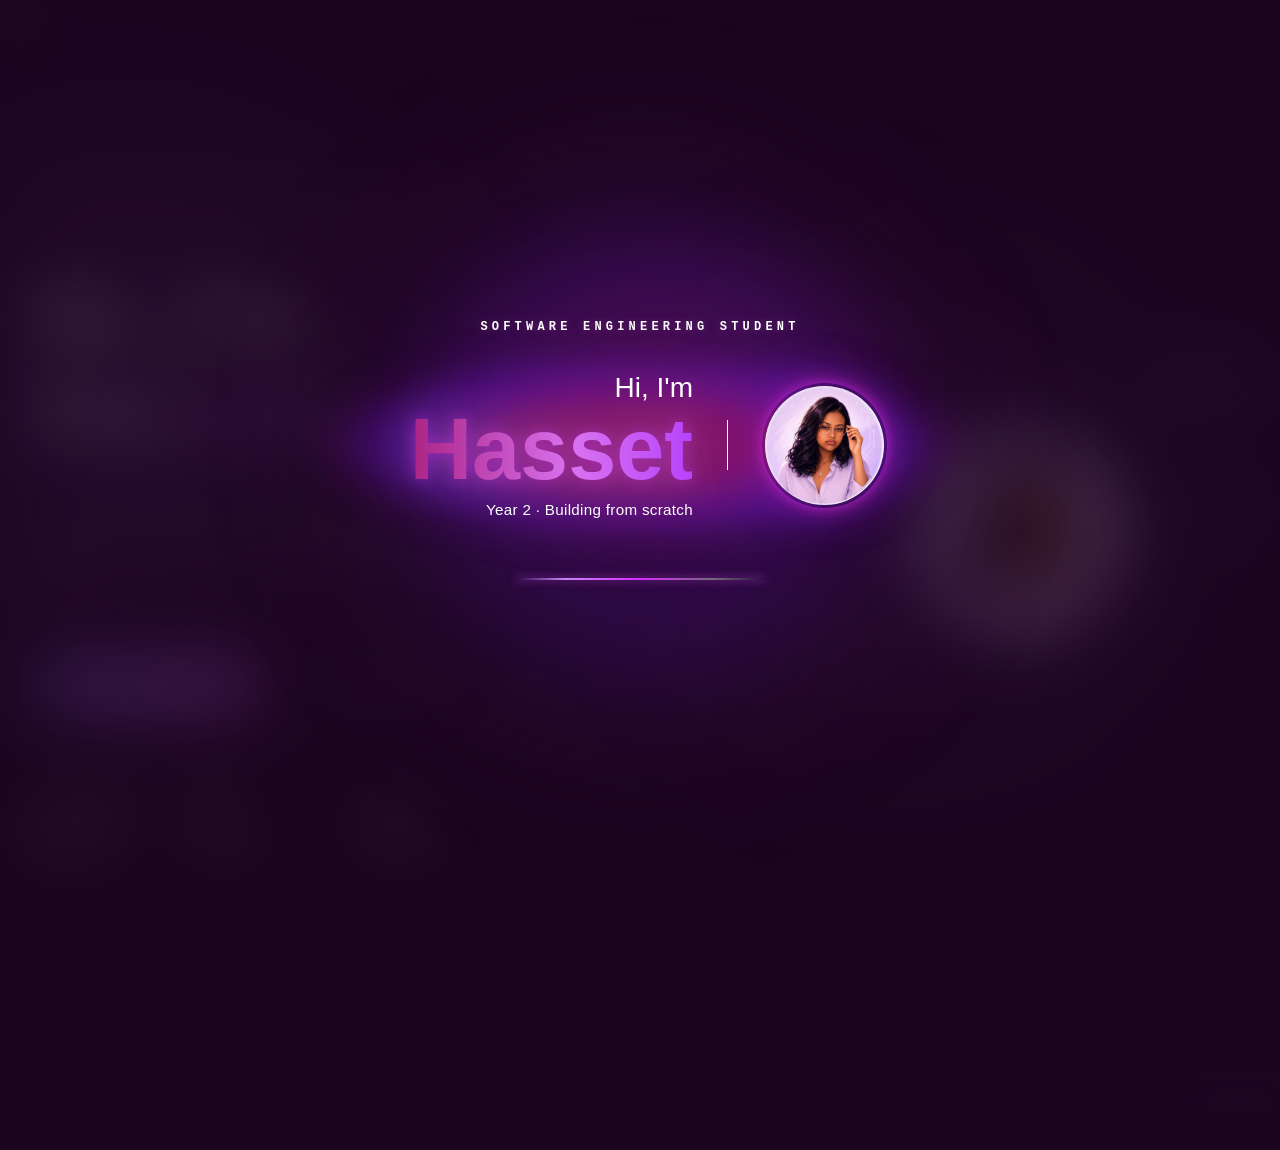
<file: index.html>
<!DOCTYPE html>
<html lang="en">

<head>
    <meta charset="UTF-8">
    <meta name="viewport" content="width=device-width, initial-scale=1.0">

    <title>Hasset | Software Engineering Student</title>

    <!-- Global Styles -->
    <link rel="stylesheet" href="css/global.css">

    <link rel="stylesheet" href="css/home.css">
    <link rel="stylesheet" href="css/intro.css">
</head>

<body>

    <!-- Home Page -->
    <main class="home" id="home">

        <!-- Background Glows -->

        <div class="bg-glow glow-left"></div>
        <div class="bg-glow glow-right"></div>

        <!-- Stars -->

        <div class="stars">

            <span></span><span></span><span></span><span></span><span></span>
            <span></span><span></span><span></span><span></span><span></span>
            <span></span><span></span><span></span><span></span><span></span>
            <span></span><span></span><span></span><span></span><span></span>

        </div>


        <!-- HEADER -->

        <header>

            <div class="logo">
                HA
            </div>

            <nav id="navbar">

                <ul>

                    <li><a href="index.html">Home</a></li>

                    <li><a href="pages/about.html">About</a></li>

                    <li><a href="pages/skills.html">Skills</a></li>

                    <li><a href="pages/projects.html">Projects</a></li>

                    <li><a href="pages/journey.html">Journey</a></li>

                    <li><a href="pages/contact.html">Contact</a></li>

                </ul>

            </nav>

            <div class="menu-toggle" id="menuToggle">

                <span></span>
                <span></span>
                <span></span>

            </div>

        </header>



        <!-- HERO -->

        <section class="hero">

            <!-- LEFT -->

            <div class="hero-text">

                <div class="badge">

                    <div class="badge-dot"></div>

                    <p>2nd Year • Software Engineering Student</p>

                </div>

                <h1>

                    Hi, I'm

                    <br>

                    <span class="name">

                        Hasset

                    </span>

                </h1>

                <p class="description">

                    I write code, break things, fix them, and learn something
                    new every single day. Currently in my second year,
                    building foundations that will last.

                </p>


                <div class="buttons">

                    <a href="pages/projects.html" class="project-btn" target="_blank">

                        View My Projects

                    </a>

                    <a href="pages/contact.html" class="connect-btn" target="_blank">

                        Let's Connect

                    </a>

                </div>


                <div class="stats">

                    <div>

                        <h2>2 <sup>nd</sup></h2>

                        <p>Year Student</p>

                    </div>

                    <div>

                        <h2>9</h2>

                        <p>Technologies</p>

                    </div>

                    <div>

                        <h2>4+</h2>

                        <p>Projects Built</p>

                    </div>

                </div>

            </div>


            <!-- RIGHT -->

            <div class="hero-image">

                <div class="orbit orbit1"></div>

                <div class="orbit orbit2"></div>

                <div class="orbit orbit3"></div>


                <img src="images/profile/pp.png" alt="Hasset">


                <div class="floating learning">

                    &lt;/learning&gt;

                </div>

                <div class="floating code">

                    &lt;/&gt;

                </div>

            </div>

        </section>


        <!-- FOOTER -->

        <footer class="footer">

            <div class="footer-container">

                <div class="footer-left">

                    <p>

                        © 2026 Hasset Adugna · Built with curiosity and late-night coffee ✨

                    </p>

                </div>


                <div class="footer-right">

                    <div class="coffee">

                        <div class="steam steam1"></div>
                        <div class="steam steam2"></div>
                        <div class="steam steam3"></div>

                        <div class="cup">

                            <i class="fa-solid fa-code"></i>

                        </div>

                        <div class="handle"></div>

                        <div class="plate"></div>

                        <span class="sparkle s1">✦</span>
                        <span class="sparkle s2">✦</span>
                        <span class="sparkle s3">✦</span>

                    </div>

                </div>

            </div>

        </footer>

    </main>

    <!-- INTRO -->

    <section class="intro" id="intro">
        <div class="intro-content">

            <!-- Top Label -->
            <p class="intro-label">
                SOFTWARE ENGINEERING STUDENT
            </p>

            <!-- Main Intro Content -->
            <div class="intro-main">

                <!-- Text Content -->
                <div class="intro-text">

                    <p class="intro-greeting">
                        Hi, I'm
                    </p>

                    <h1 class="intro-name">
                        Hasset
                    </h1>

                    <p class="intro-subtitle">
                        Year 2 · Building from scratch
                    </p>

                </div>

                <!-- Vertical Divider -->
                <div class="intro-divider"></div>

                <!-- Profile Image -->
                <div class="intro-image-container">

                    <img src="images/profile/pp.png" alt="Hasset" class="intro-image">

                </div>

            </div>


            <!-- Line -->
            <div class="intro-line"></div>

        </div>
    </section>


    <!-- JavaScript -->
    <script src="js/intro.js"></script>
    <script src="js/script.js"></script>

</body>

</html>
</file>
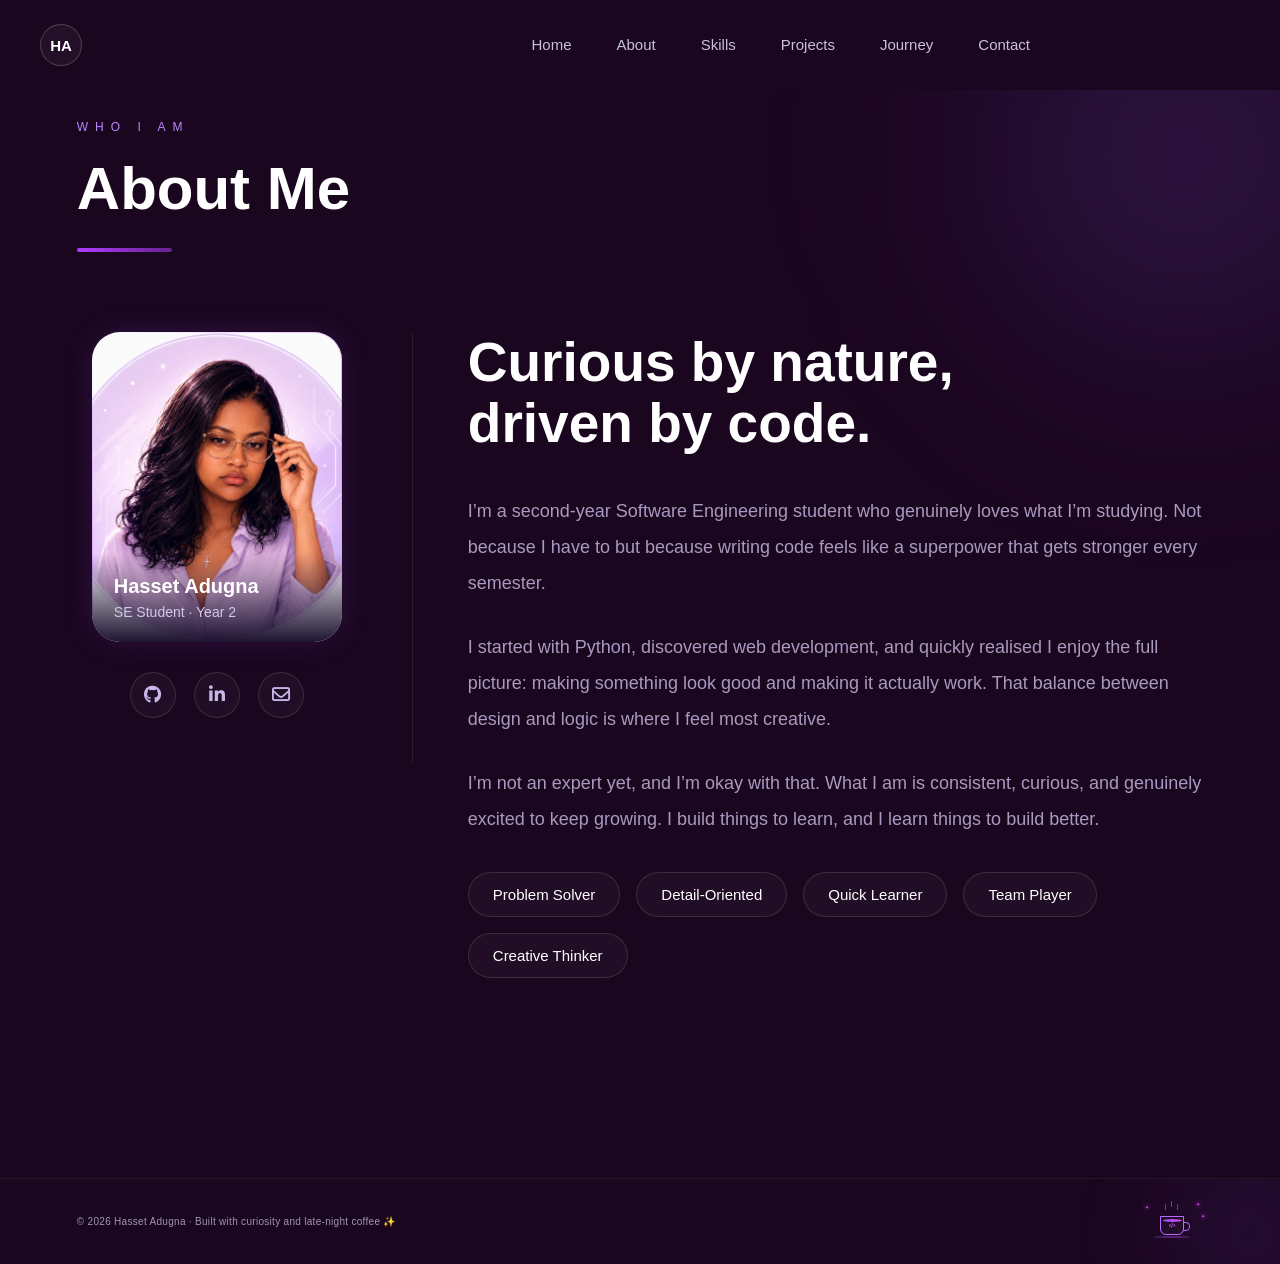
<file: pages/about.html>
<!DOCTYPE html>
<html lang="en">

<head>
    <meta charset="UTF-8">
    <meta name="viewport" content="width=device-width, initial-scale=1.0">
    <title>About Hasset</title>
    <link rel="stylesheet" href="../css/global.css">
    <link rel="stylesheet" href="../css/about.css">
    <link rel="stylesheet" href="https://cdnjs.cloudflare.com/ajax/libs/font-awesome/6.5.2/css/all.min.css">
</head>

<body>

    <header>

        <div class="logo">
            HA
        </div>

        <nav id="navbar">

            <ul>

                <li><a href="../index.html">Home</a></li>

                <li><a href="about.html">About</a></li>

                <li><a href="skills.html">Skills</a></li>

                <li><a href="projects.html">Projects</a></li>

                <li><a href="journey.html">Journey</a></li>

                <li><a href="contact.html">Contact</a></li>

            </ul>

        </nav>

        <div class="menu-toggle" id="menuToggle">

            <span></span>
            <span></span>
            <span></span>

        </div>

    </header>

    <!-- About Content -->

    <section class="about-section" id="about">

        <!-- Background Glow -->
        <div class="about-glow"></div>

        <div class="about-container">

            <!-- SECTION TITLE -->

            <div class="section-title">

                <span class="small-title">
                    WHO I AM
                </span>

                <h2>
                    About Me
                </h2>

                <div class="title-line"></div>

            </div>


            <!-- CONTENT -->

            <div class="about-content">

                <!-- LEFT SIDE -->

                <div class="about-left">

                    <div class="profile-card">

                        <img src="../images/profile/pp.png" alt="Hasset">

                        <div class="card-overlay">

                            <h3>
                                Hasset Adugna
                            </h3>

                            <p>
                                SE Student · Year 2
                            </p>

                        </div>

                    </div>


                    <!-- SOCIALS -->

                    <div class="socials">

                        <a href="//github.com/Hassetam" target="_blank">
                            <i class="fa-brands fa-github"></i>
                        </a>

                        <a href="https://www.linkedin.com/in/hasset-maemer-909b4a376/" target="_blank">
                            <i class="fa-brands fa-linkedin-in"></i>
                        </a>

                         <a href="https://mail.google.com/mail/?view=cm&fs=1&to=adugnahasset@gmail.com" target="_blank">
                            <i class="fa-regular fa-envelope"></i>
                        </a>

                    </div>

                </div>


                <!-- DIVIDER -->

                <div class="divider"></div>


                <!-- RIGHT SIDE -->

                <div class="about-right">

                    <h3>

                        Curious by nature,
                        <br>
                        driven by code.

                    </h3>

                    <p>

                        I’m a second-year Software Engineering student who genuinely
                        loves what I’m studying. Not because I have to but
                        because writing code feels like a superpower that gets
                        stronger every semester.

                    </p>

                    <p>

                        I started with Python, discovered web development,
                        and quickly realised I enjoy the full picture:
                        making something look good and making it actually work.
                        That balance between design and logic is where I feel
                        most creative.

                    </p>

                    <p>

                        I’m not an expert yet, and I’m okay with that.
                        What I am is consistent, curious, and genuinely excited
                        to keep growing. I build things to learn,
                        and I learn things to build better.

                    </p>


                    <!-- TAGS -->

                    <div class="qualities">

                        <span>Problem Solver</span>

                        <span>Detail-Oriented</span>

                        <span>Quick Learner</span>

                        <span>Team Player</span>

                        <span>Creative Thinker</span>

                    </div>

                </div>

            </div>

        </div>

    </section>
    <footer class="footer">

        <div class="footer-container">

            <div class="footer-left">

                <p>

                    © 2026 Hasset Adugna · Built with curiosity and late-night coffee ✨

                </p>

            </div>


            <div class="footer-right">

                <div class="coffee">

                    <div class="steam steam1"></div>
                    <div class="steam steam2"></div>
                    <div class="steam steam3"></div>

                    <div class="cup">

                        <i class="fa-solid fa-code"></i>

                    </div>

                    <div class="handle"></div>

                    <div class="plate"></div>

                    <span class="sparkle s1">✦</span>
                    <span class="sparkle s2">✦</span>
                    <span class="sparkle s3">✦</span>

                </div>

            </div>

        </div>

    </footer>

    <script src="../js/script.js"></script>
</body>

</html>
</file>
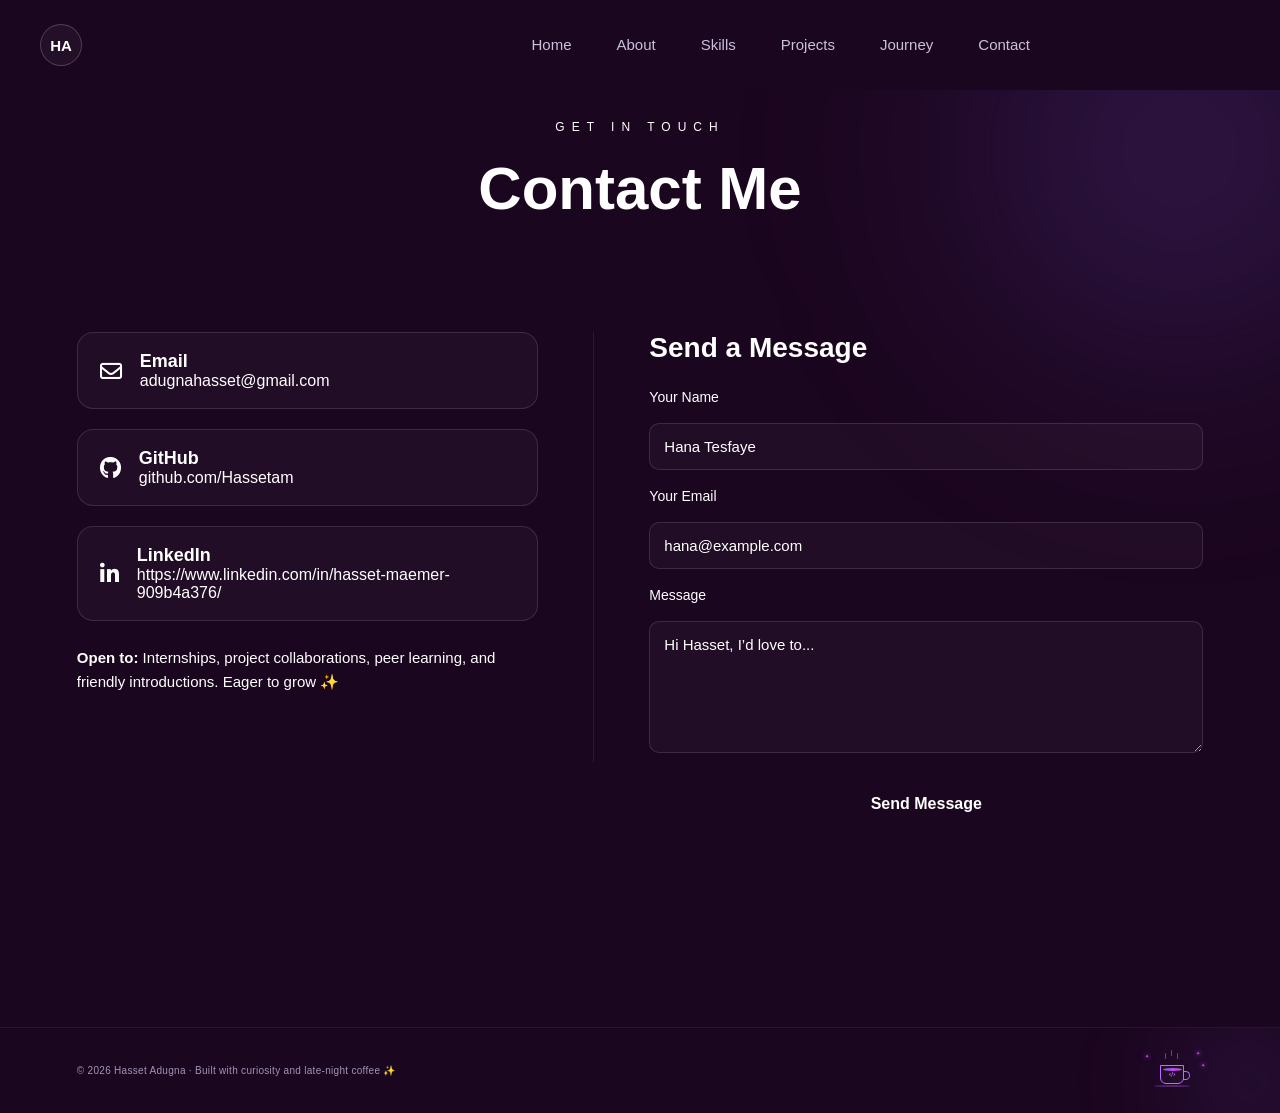
<file: pages/contact.html>
<!DOCTYPE html>
<html lang="en">

<head>
  <meta charset="UTF-8">
  <meta name="viewport" content="width=device-width, initial-scale=1.0">
  <title>Contact - Hasset</title>
  <link rel="stylesheet" href="../css/global.css">
  <link rel="stylesheet" href="../css/contact.css">
  <link rel="stylesheet" href="https://cdnjs.cloudflare.com/ajax/libs/font-awesome/6.5.2/css/all.min.css">
</head>

<body>

  <header>

    <div class="logo">
      HA
    </div>

    <nav id="navbar">

      <ul>

        <li><a href="../index.html">Home</a></li>

        <li><a href="about.html">About</a></li>

        <li><a href="skills.html">Skills</a></li>

        <li><a href="projects.html">Projects</a></li>

        <li><a href="journey.html">Journey</a></li>

        <li><a href="contact.html">Contact</a></li>

      </ul>

    </nav>

    <div class="menu-toggle" id="menuToggle">

      <span></span>
      <span></span>
      <span></span>

    </div>

  </header>

  <!--=========================================
                CONTACT SECTION
==========================================-->
  <section class="contact-section" id="contact">

    <!-- Background Glow -->
    <div class="contact-glow"></div>

    <div class="contact-container">

      <!-- Section Title -->
      <div class="section-title">
        <span class="small-title">GET IN TOUCH</span>
        <h2>Contact Me</h2>
        <div class="title-line"></div>
      </div>

      <div class="contact-content">

        <!-- Left Side: Contact Info -->
        <div class="contact-left">
          <div class="contact-card">
            <i class="fa-regular fa-envelope"></i>
            <div>
              <h3>Email</h3>
              <a href="https://mail.google.com/mail/?view=cm&fs=1&to=adugnahasset@gmail.com" target="_blank">
                adugnahasset@gmail.com
              </a>
            </div>
          </div>

          <div class="contact-card">
            <i class="fa-brands fa-github"></i>
            <div>
              <h3>GitHub</h3>
              <a href="//github.com/Hassetam" target="_blank">github.com/Hassetam</a>
            </div>
          </div>

          <div class="contact-card">
            <i class="fa-brands fa-linkedin-in"></i>
            <div>
              <h3>LinkedIn</h3>
              <a
                href="https://www.linkedin.com/in/hasset-maemer-909b4a376/" target="_blank">https://www.linkedin.com/in/hasset-maemer-909b4a376/</a>
            </div>
          </div>

          <p class="open-to">
            <strong>Open to:</strong> Internships, project collaborations, peer learning, and friendly introductions.
            Eager to grow ✨
          </p>
        </div>

        <!-- Divider -->
        <div class="divider"></div>

        <!-- Right Side: Contact Form -->
        <div class="contact-right">
          <h3>Send a Message</h3>
          <form>
            <label for="name">Your Name</label>
            <input type="text" id="name" placeholder="Hana Tesfaye">

            <label for="email">Your Email</label>
            <input type="email" id="email" placeholder="hana@example.com">

            <label for="message">Message</label>
            <textarea id="message" rows="6" placeholder="Hi Hasset, I’d love to..."></textarea>

            <button type="submit">Send Message</button>
          </form>
        </div>

      </div>
    </div>
  </section>

  <footer class="footer">

    <div class="footer-container">

      <div class="footer-left">

        <p>

          © 2026 Hasset Adugna · Built with curiosity and late-night coffee ✨

        </p>

      </div>


      <div class="footer-right">

        <div class="coffee">

          <div class="steam steam1"></div>
          <div class="steam steam2"></div>
          <div class="steam steam3"></div>

          <div class="cup">

            <i class="fa-solid fa-code"></i>

          </div>

          <div class="handle"></div>

          <div class="plate"></div>

          <span class="sparkle s1">✦</span>
          <span class="sparkle s2">✦</span>
          <span class="sparkle s3">✦</span>

        </div>

      </div>

    </div>

  </footer>

  <script src="../js/script.js"></script>


</body>

</html>
</file>
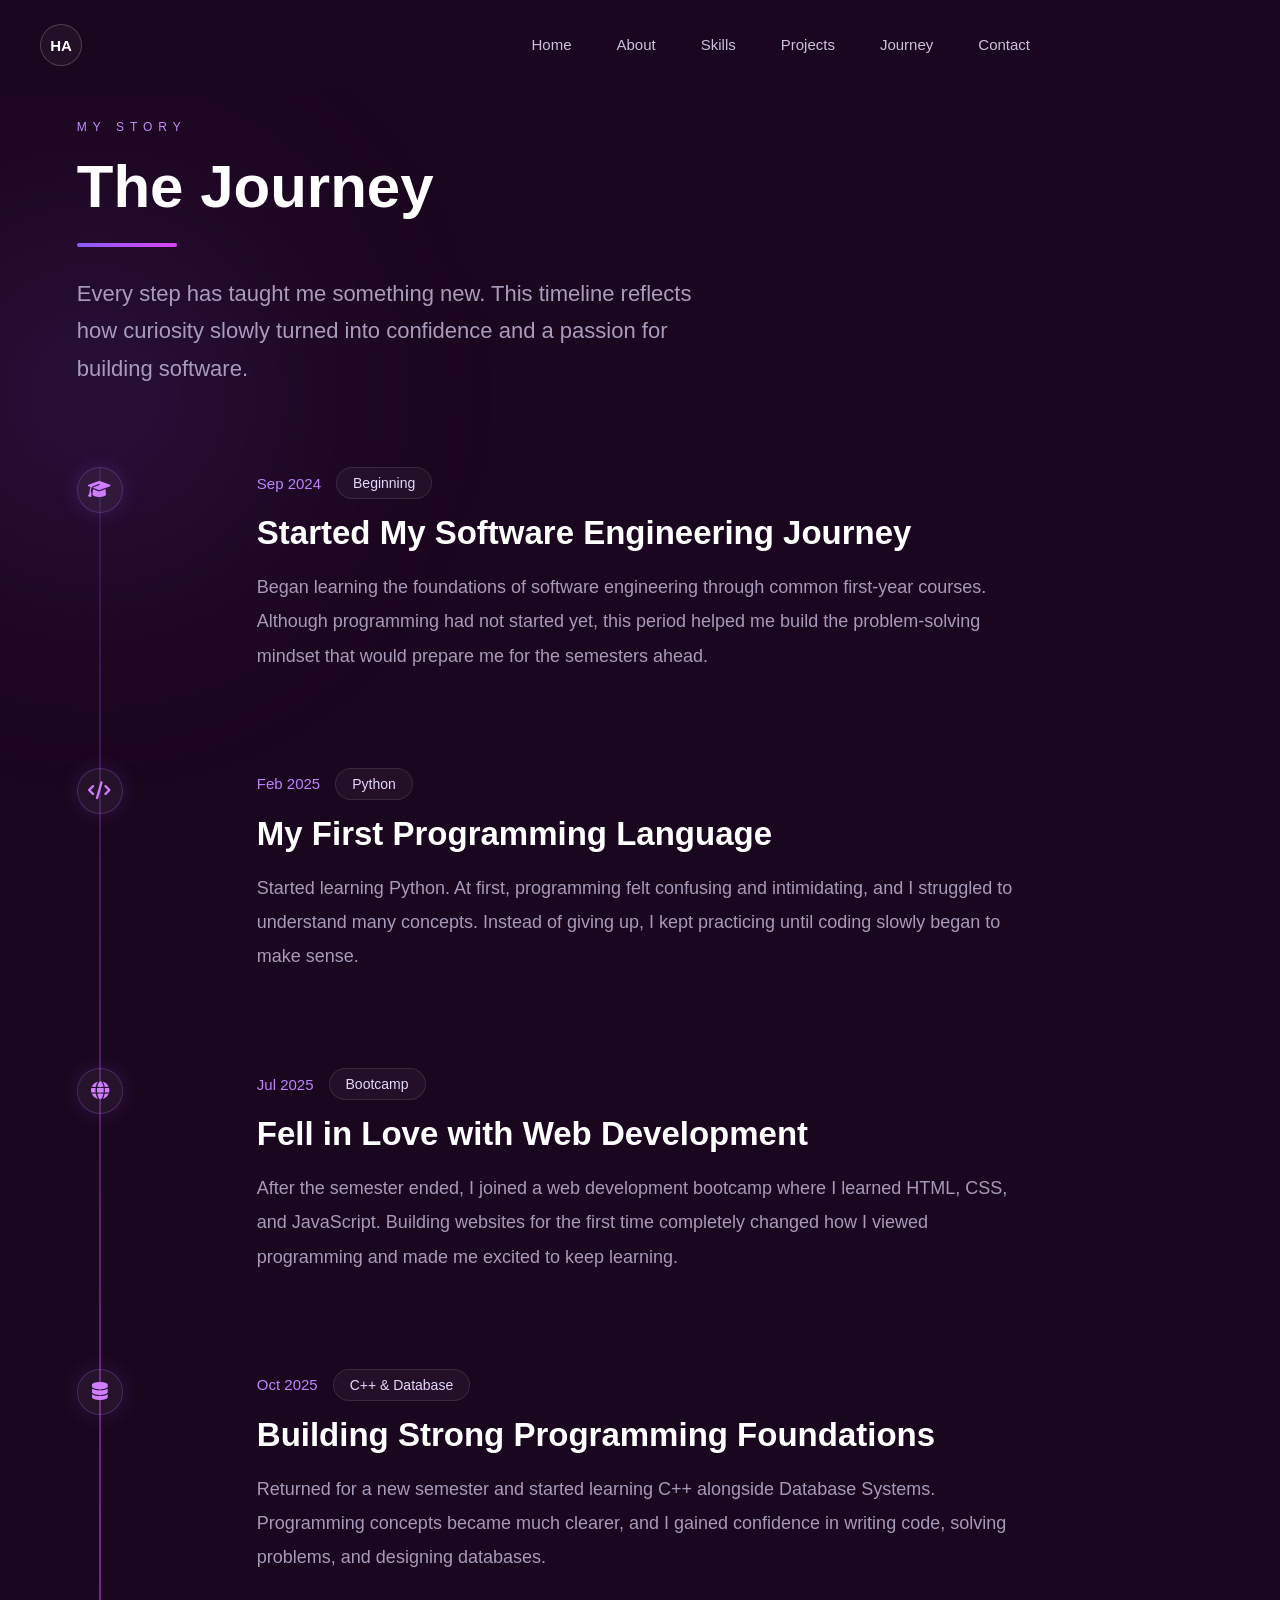
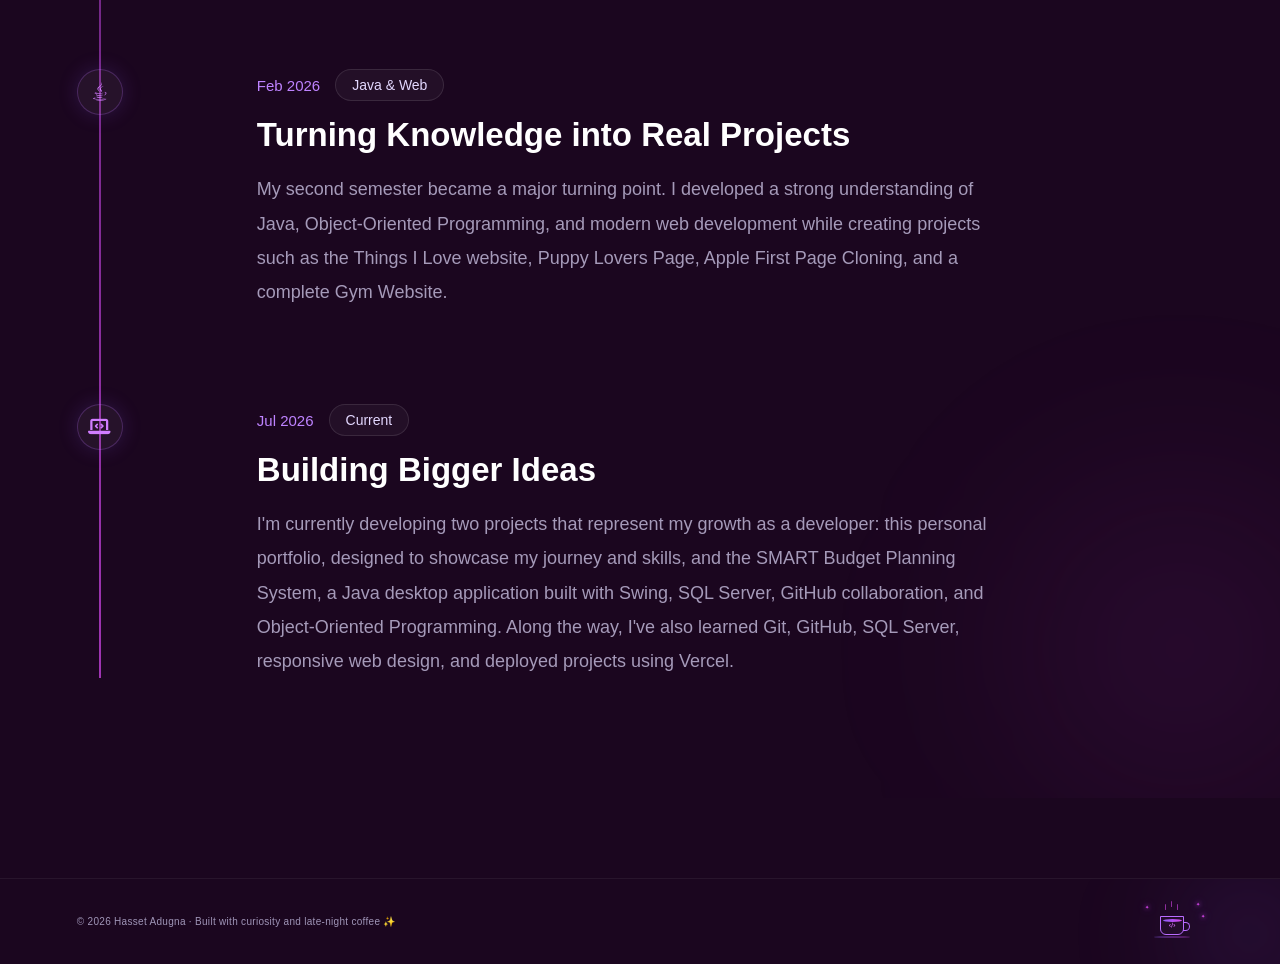
<file: pages/journey.html>
<!DOCTYPE html>
<html lang="en">

<head>
    <meta charset="UTF-8">
    <meta name="viewport" content="width=device-width, initial-scale=1.0">
    <title>Journey - Hasset</title>
    
    <link rel="stylesheet" href="../css/global.css">
    <link rel="stylesheet" href="../css/journey.css">
    <link rel="stylesheet" href="https://cdnjs.cloudflare.com/ajax/libs/font-awesome/6.5.2/css/all.min.css">
</head>

<body>

    <!-- Header -->

    <header>

        <div class="logo">
            HA
        </div>

        <nav id="navbar">

            <ul>

                <li><a href="../index.html">Home</a></li>

                <li><a href="about.html">About</a></li>

                <li><a href="skills.html">Skills</a></li>

                <li><a href="projects.html">Projects</a></li>

                <li><a href="journey.html">Journey</a></li>

                <li><a href="contact.html">Contact</a></li>

            </ul>

        </nav>

        <div class="menu-toggle" id="menuToggle">

            <span></span>
            <span></span>
            <span></span>

        </div>

    </header>


    <!-- Journey Section -->

    <section class="journey-section" id="journey">

        <div class="journey-container">

            <!-- Section Title -->

            <div class="journey-title">

                <span>MY STORY</span>

                <h2>The Journey</h2>

                <div class="title-line"></div>

                <p>
                    Every step has taught me something new. This timeline reflects
                    how curiosity slowly turned into confidence and a passion for
                    building software.
                </p>

            </div>


            <!-- Timeline -->

            <div class="timeline">

                <!-- Vertical Line -->

                <div class="timeline-line"></div>


                <!-- Item 1 -->

                <article class="journey-item">

                    <div class="timeline-icon">

                        <i class="fa-solid fa-graduation-cap"></i>

                    </div>

                    <div class="journey-content">

                        <div class="journey-meta">

                            <span class="date">
                                Sep 2024
                            </span>

                            <span class="tag">
                                Beginning
                            </span>

                        </div>

                        <h3>

                            Started My Software Engineering Journey

                        </h3>

                        <p>

                            Began learning the foundations of software engineering
                            through common first-year courses. Although programming
                            had not started yet, this period helped me build the
                            problem-solving mindset that would prepare me for the
                            semesters ahead.

                        </p>

                    </div>

                </article>


                <!-- Item 2 -->

                <article class="journey-item">

                    <div class="timeline-icon">

                        <i class="fa-solid fa-code"></i>

                    </div>

                    <div class="journey-content">

                        <div class="journey-meta">

                            <span class="date">
                                Feb 2025
                            </span>

                            <span class="tag">
                                Python
                            </span>

                        </div>

                        <h3>

                            My First Programming Language

                        </h3>

                        <p>

                            Started learning Python. At first, programming felt
                            confusing and intimidating, and I struggled to
                            understand many concepts. Instead of giving up, I kept
                            practicing until coding slowly began to make sense.

                        </p>

                    </div>

                </article>


                <!-- Item 3 -->

                <article class="journey-item">

                    <div class="timeline-icon">

                        <i class="fa-solid fa-globe"></i>

                    </div>

                    <div class="journey-content">

                        <div class="journey-meta">

                            <span class="date">
                                Jul 2025
                            </span>

                            <span class="tag">
                                Bootcamp
                            </span>

                        </div>

                        <h3>

                            Fell in Love with Web Development

                        </h3>

                        <p>

                            After the semester ended, I joined a web development
                            bootcamp where I learned HTML, CSS, and JavaScript.
                            Building websites for the first time completely changed
                            how I viewed programming and made me excited to keep
                            learning.

                        </p>

                    </div>

                </article>


                <!-- Item 4 -->

                <article class="journey-item">

                    <div class="timeline-icon">

                        <i class="fa-solid fa-database"></i>

                    </div>

                    <div class="journey-content">

                        <div class="journey-meta">

                            <span class="date">
                                Oct 2025
                            </span>

                            <span class="tag">
                                C++ & Database
                            </span>

                        </div>

                        <h3>

                            Building Strong Programming Foundations

                        </h3>

                        <p>

                            Returned for a new semester and started learning C++
                            alongside Database Systems. Programming concepts became
                            much clearer, and I gained confidence in writing code,
                            solving problems, and designing databases.

                        </p>

                    </div>

                </article>


                <!-- Item 5 -->

                <article class="journey-item">

                    <div class="timeline-icon">

                        <i class="fa-brands fa-java"></i>

                    </div>

                    <div class="journey-content">

                        <div class="journey-meta">

                            <span class="date">
                                Feb 2026
                            </span>

                            <span class="tag">
                                Java & Web
                            </span>

                        </div>

                        <h3>

                            Turning Knowledge into Real Projects

                        </h3>

                        <p>

                            My second semester became a major turning point. I
                            developed a strong understanding of Java,
                            Object-Oriented Programming, and modern web development
                            while creating projects such as the Things I Love
                            website, Puppy Lovers Page, Apple First Page Cloning,
                            and a complete Gym Website.

                        </p>

                    </div>

                </article>


                <!-- Item 6 -->

                <article class="journey-item">

                    <div class="timeline-icon">

                        <i class="fa-solid fa-laptop-code"></i>

                    </div>

                    <div class="journey-content">

                        <div class="journey-meta">

                            <span class="date">
                                Jul 2026
                            </span>

                            <span class="tag">
                                Current
                            </span>

                        </div>

                        <h3>

                            Building Bigger Ideas

                        </h3>

                        <p>

                            I'm currently developing two projects that represent my
                            growth as a developer: this personal portfolio, designed
                            to showcase my journey and skills, and the SMART Budget
                            Planning System, a Java desktop application built with
                            Swing, SQL Server, GitHub collaboration, and
                            Object-Oriented Programming. Along the way, I've also
                            learned Git, GitHub, SQL Server, responsive web design,
                            and deployed projects using Vercel.

                        </p>

                    </div>

                </article>

            </div>

        </div>

    </section>


    <!-- Footer -->

    <footer class="footer">

        <div class="footer-container">

            <div class="footer-left">

                <p>

                    © 2026 Hasset Adugna · Built with curiosity and late-night coffee ✨

                </p>

            </div>

            <div class="footer-right">

                <div class="coffee">

                    <div class="steam steam1"></div>
                    <div class="steam steam2"></div>
                    <div class="steam steam3"></div>

                    <div class="cup">

                        <i class="fa-solid fa-code"></i>

                    </div>

                    <div class="handle"></div>

                    <div class="plate"></div>

                    <span class="sparkle s1">✦</span>
                    <span class="sparkle s2">✦</span>
                    <span class="sparkle s3">✦</span>

                </div>

            </div>

        </div>

    </footer>

    <script src="../js/script.js"></script>

</body>

</html>
</file>
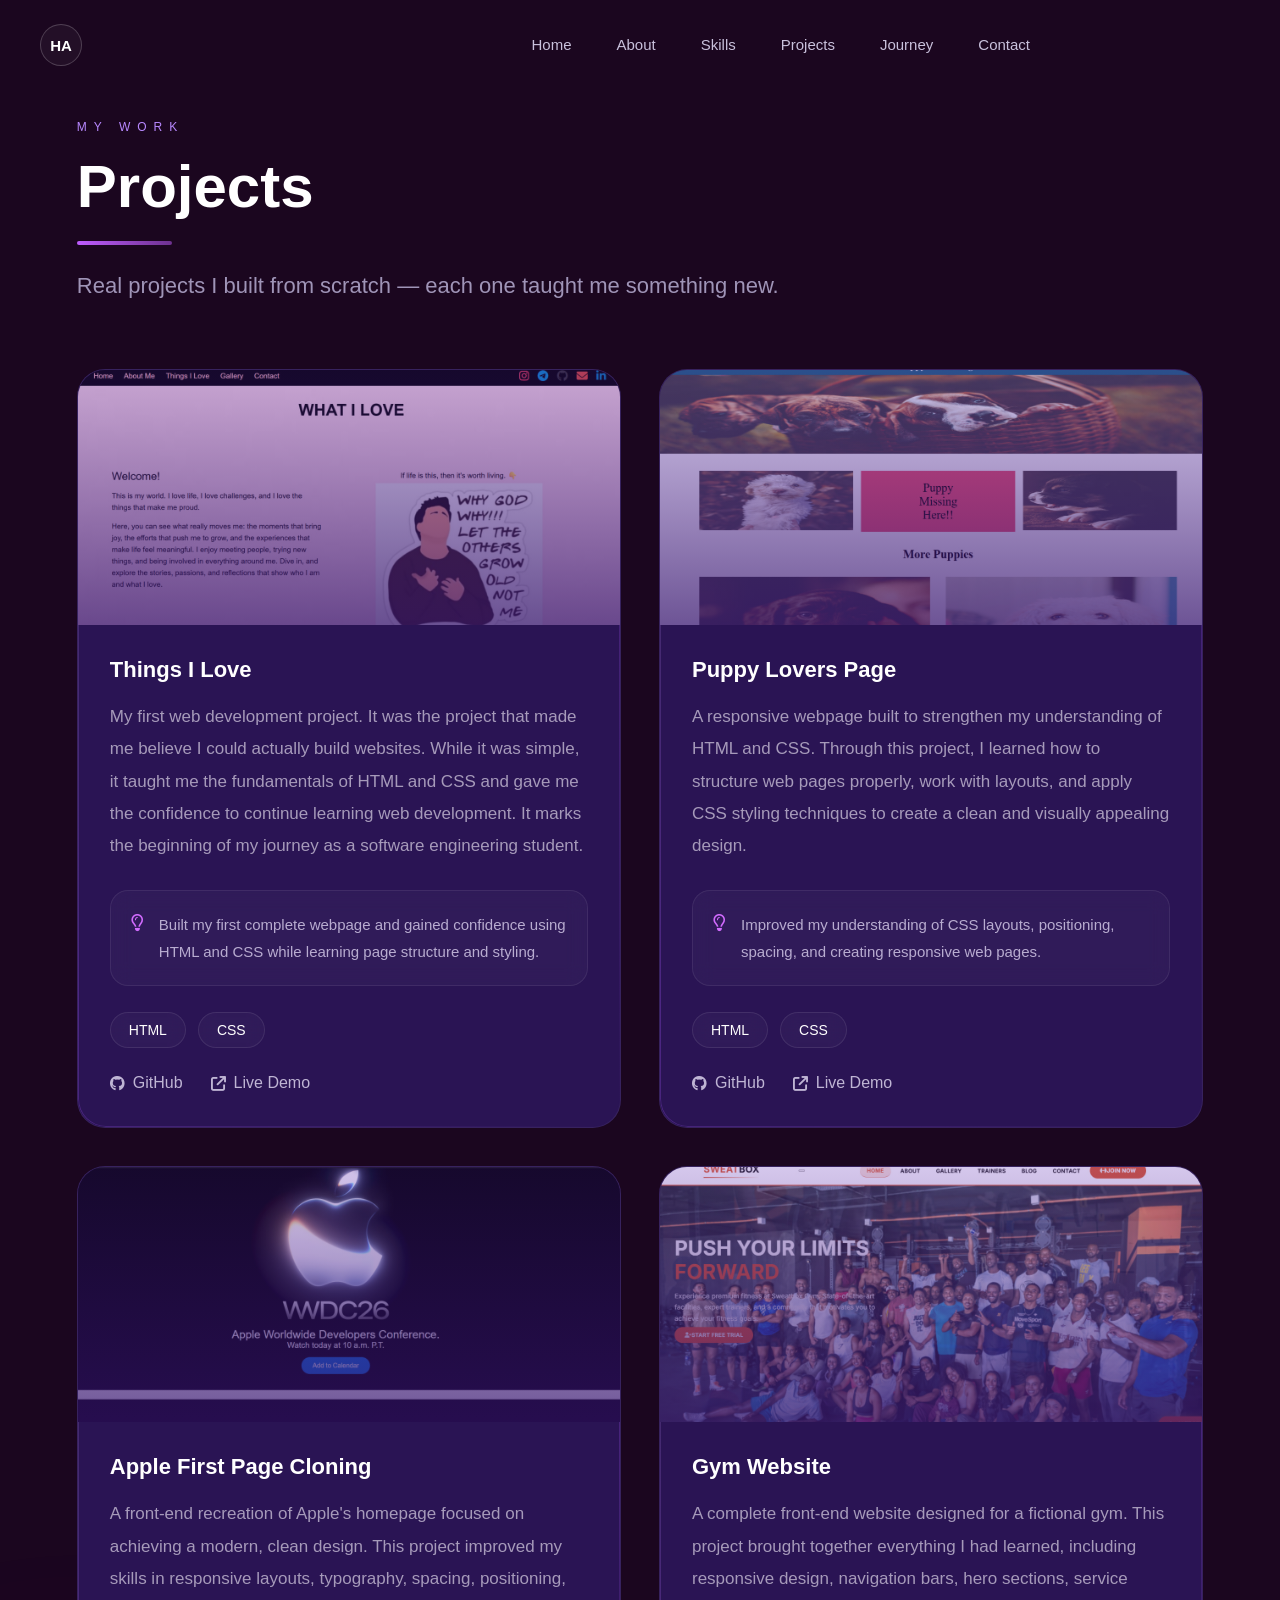
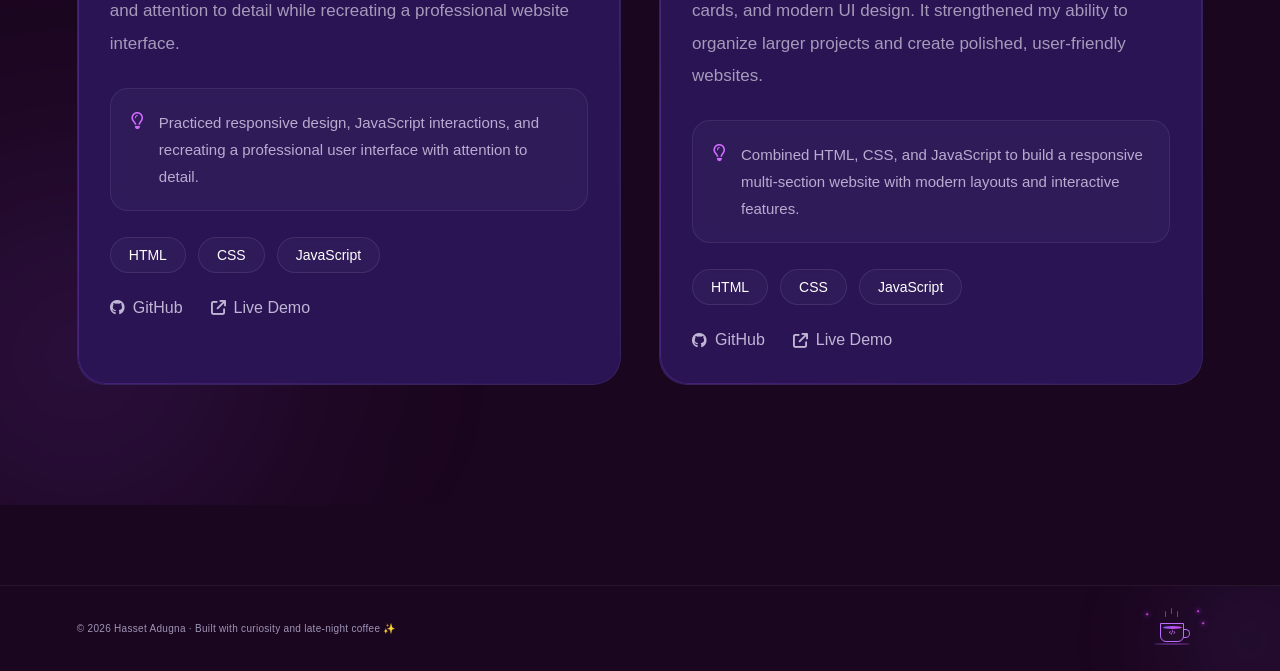
<file: pages/projects.html>
<!DOCTYPE html>
<html lang="en">
<head>
  <meta charset="UTF-8">
  <meta name="viewport" content="width=device-width, initial-scale=1.0">
  <title>Projects - Hasset</title>

  <link rel="stylesheet" href="../css/global.css">
  <link rel="stylesheet" href="../css/projects.css">
  <link rel="stylesheet" href="https://cdnjs.cloudflare.com/ajax/libs/font-awesome/6.5.2/css/all.min.css">
</head>
<body>

<header>

        <div class="logo">
            HA
        </div>

        <nav id="navbar">

            <ul>

                <li><a href="../index.html">Home</a></li>

                <li><a href="about.html">About</a></li>

                <li><a href="skills.html">Skills</a></li>

                <li><a href="projects.html">Projects</a></li>

                <li><a href="journey.html">Journey</a></li>

                <li><a href="contact.html">Contact</a></li>

            </ul>

        </nav>

        <div class="menu-toggle" id="menuToggle">

            <span></span>
            <span></span>
            <span></span>

        </div>

    </header>

<section class="projects-section" id="projects">

    <div class="projects-container">

        <div class="projects-title">

            <span>MY WORK</span>

            <h2>Projects</h2>

            <div class="title-line"></div>

            <p>
                Real projects I built from scratch — each one taught me something new.
            </p>

        </div>

        <div class="project-grid">

            <!-- ================= CARD 1 ================= -->

            <article class="project-card">

                <div class="project-image">
                    <img src="../images/projects/photo_2026-07-27_14-15-38.jpg" alt="Things I Love">
                </div>

                <div class="project-content">

                    <h3>Things I Love</h3>

                    <p>
                        My first web development project. It was the project that made me believe I could actually build websites. While it was simple, it taught me the fundamentals of HTML and CSS and gave me the confidence to continue learning web development. It marks the beginning of my journey as a software engineering student.
                    </p>

                    <div class="project-note">

                        <i class="fa-regular fa-lightbulb"></i>

                        <span>
                            Built my first complete webpage and gained confidence using HTML and CSS while learning page structure and styling.
                        </span>

                    </div>

                    <div class="tech-stack">

                        <span>HTML</span>
                        <span>CSS</span>

                    </div>

                    <div class="project-links">

                        <a href="https://github.com/Hassetam/What-I-love-Project" target="_blank" >
                            <i class="fa-brands fa-github"></i>
                            GitHub
                        </a>

                        <a href="https://what-i-love-project-omega.vercel.app/ "target="_blank">
                            <i class="fa-solid fa-arrow-up-right-from-square"></i>
                            Live Demo
                        </a>

                    </div>

                </div>

            </article>

            <!-- ================= CARD 2 ================= -->

            <article class="project-card">

                <div class="project-image">
                    <img src="../images/projects/photo_2026-07-27_14-17-35.jpg" alt="Puppy Lovers Page">
                </div>

                <div class="project-content">

                    <h3>Puppy Lovers Page</h3>

                    <p>
                        A responsive webpage built to strengthen my understanding of HTML and CSS. Through this project, I learned how to structure web pages properly, work with layouts, and apply CSS styling techniques to create a clean and visually appealing design.
                    </p>

                    <div class="project-note">

                        <i class="fa-regular fa-lightbulb"></i>

                        <span>
                            Improved my understanding of CSS layouts, positioning, spacing, and creating responsive web pages.
                        </span>

                    </div>

                    <div class="tech-stack">

                        <span>HTML</span>
                        <span>CSS</span>

                    </div>

                    <div class="project-links">

                        <a href="https://github.com/Hassetam/puppy-lovers-page" target="_blank">
                            <i class="fa-brands fa-github"></i>
                            GitHub
                        </a>

                        <a href="https://puppy-lovers-page-nu.vercel.app/" target="_blank">
                            <i class="fa-solid fa-arrow-up-right-from-square"></i>
                            Live Demo
                        </a>

                    </div>

                </div>

            </article>

            <!-- ================= CARD 3 ================= -->

            <article class="project-card">

                <div class="project-image">
                    <img src="../images/projects/apple.jpg" alt="Apple First Page Cloning">
                </div>

                <div class="project-content">

                    <h3>Apple First Page Cloning</h3>

                    <p>
                        A front-end recreation of Apple's homepage focused on achieving a modern, clean design. This project improved my skills in responsive layouts, typography, spacing, positioning, and attention to detail while recreating a professional website interface.
                    </p>

                    <div class="project-note">

                        <i class="fa-regular fa-lightbulb"></i>

                        <span>
                            Practiced responsive design, JavaScript interactions, and recreating a professional user interface with attention to detail.
                        </span>

                    </div>

                    <div class="tech-stack">

                        <span>HTML</span>
                        <span>CSS</span>
                        <span>JavaScript</span>

                    </div>

                    <div class="project-links">

                        <a href="https://github.com/Hassetam/new-apple-website" target="_blank">
                            <i class="fa-brands fa-github"></i>
                            GitHub
                        </a>

                        <a href="https://new-apple-website-flame.vercel.app/" target="_blank">
                            <i class="fa-solid fa-arrow-up-right-from-square"></i>
                            Live Demo
                        </a>

                    </div>

                </div>

            </article>

            <!-- ================= CARD 4 ================= -->

            <article class="project-card">

                <div class="project-image">
                    <img src="../images/projects/gym.jpg" alt="Gym Website">
                </div>

                <div class="project-content">

                    <h3>Gym Website</h3>

                    <p>
                        A complete front-end website designed for a fictional gym. This project brought together everything I had learned, including responsive design, navigation bars, hero sections, service cards, and modern UI design. It strengthened my ability to organize larger projects and create polished, user-friendly websites.
                    </p>

                    <div class="project-note">

                        <i class="fa-regular fa-lightbulb"></i>

                        <span>
                            Combined HTML, CSS, and JavaScript to build a responsive multi-section website with modern layouts and interactive features.
                        </span>

                    </div>

                    <div class="tech-stack">

                        <span>HTML</span>
                        <span>CSS</span>
                        <span>JavaScript</span>

                    </div>

                    <div class="project-links">

                        <a href="https://github.com/Hassetam/Gym-Fitness-Website" target="_blank">
                            <i class="fa-brands fa-github"></i>
                            GitHub
                        </a>

                        <a href="https://gym-fitness-website-gamma.vercel.app/" target="_blank" >
                            <i class="fa-solid fa-arrow-up-right-from-square"></i>
                            Live Demo
                        </a>

                    </div>

                </div>

            </article>

        </div>

    </div>

</section>

<footer class="footer">

    <div class="footer-container">

        <div class="footer-left">

            <p>
                © 2026 Hasset Adugna · Built with curiosity and late-night coffee ✨
            </p>

        </div>

        <div class="footer-right">

            <div class="coffee">

                <div class="steam steam1"></div>
                <div class="steam steam2"></div>
                <div class="steam steam3"></div>

                <div class="cup">
                    <i class="fa-solid fa-code"></i>
                </div>

                <div class="handle"></div>

                <div class="plate"></div>

                <span class="sparkle s1">✦</span>
                <span class="sparkle s2">✦</span>
                <span class="sparkle s3">✦</span>

            </div>

        </div>

    </div>

</footer>

<script src="../js/script.js"></script>

</body>
</html>
</file>
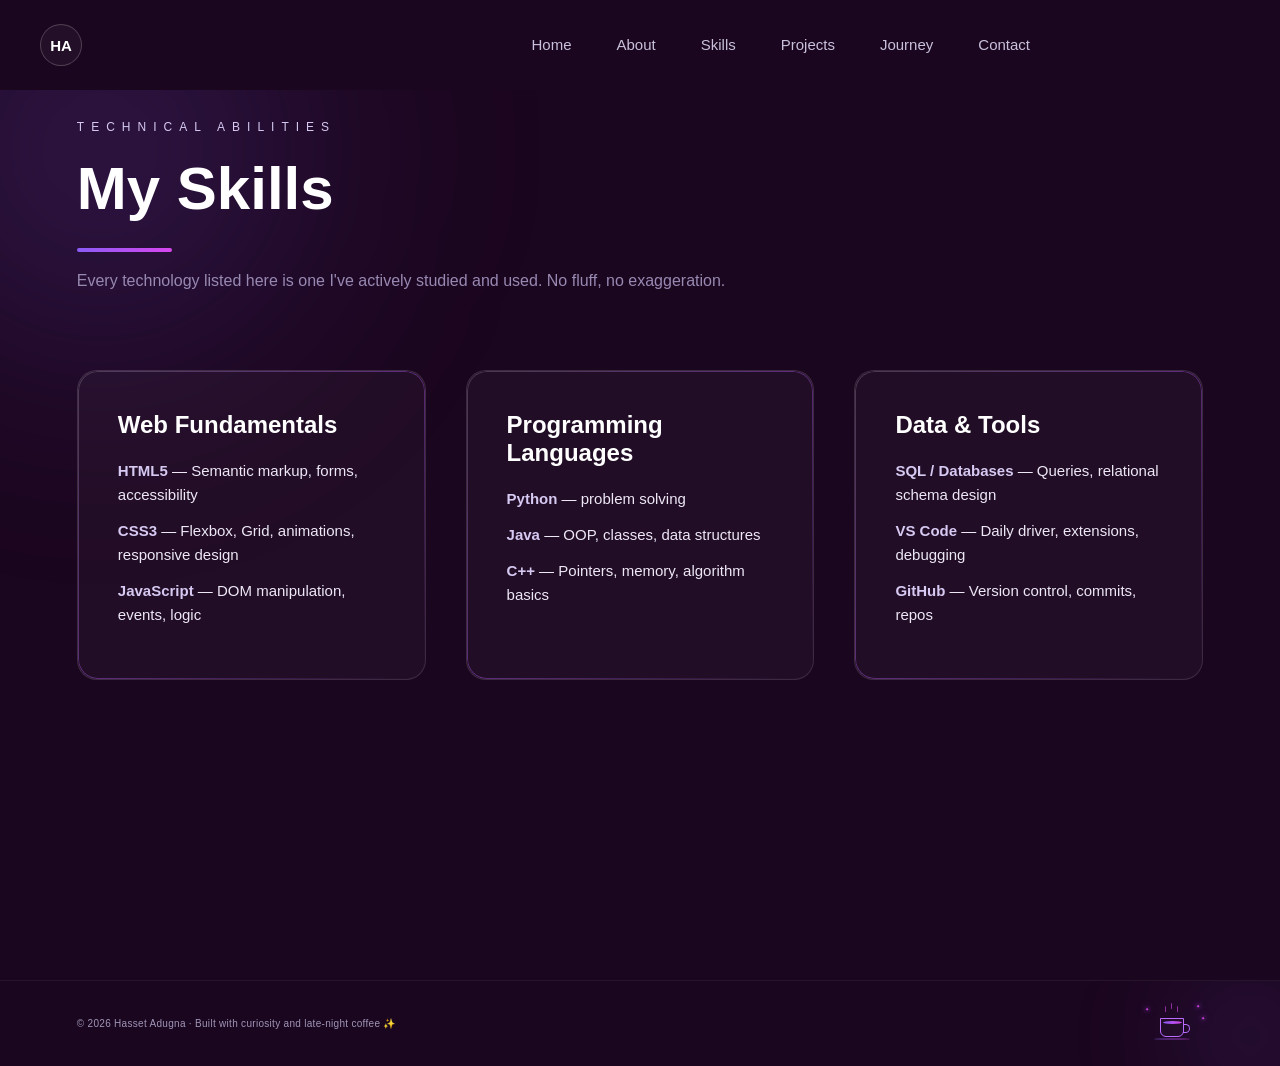
<file: pages/skills.html>
<!DOCTYPE html>
<html lang="en">

<head>
  <meta charset="UTF-8">
  <meta name="viewport" content="width=device-width, initial-scale=1.0">
  <title>Skills</title>
  <link rel="stylesheet" href="../css/global.css">
  <link rel="stylesheet" href="../css/skills.css">
</head>

<body>

  <header>

    <div class="logo">
      HA
    </div>

    <nav id="navbar">

      <ul>

        <li><a href="../index.html">Home</a></li>

        <li><a href="about.html">About</a></li>

        <li><a href="skills.html">Skills</a></li>

        <li><a href="projects.html">Projects</a></li>

        <li><a href="journey.html">Journey</a></li>

        <li><a href="contact.html">Contact</a></li>

      </ul>

    </nav>

    <div class="menu-toggle" id="menuToggle">

      <span></span>
      <span></span>
      <span></span>

    </div>

  </header>

  <section class="skills-section" id="skills">

    <!-- Background Glow -->
    <div class="skills-glow"></div>

    <div class="skills-container">

      <!-- Section Title -->
      <div class="section-title">
        <span class="small-title">TECHNICAL ABILITIES</span>
        <h2>My Skills</h2>
        <div class="title-line"></div>
        <p class="subtitle">Every technology listed here is one I've actively studied and used. No fluff, no
          exaggeration.</p>
      </div>

      <!-- Skills Grid -->
      <div class="skills-grid">

        <!-- Web Fundamentals -->
        <div class="skill-card">
          <h3>Web Fundamentals</h3>
          <ul>
            <li><strong>HTML5</strong> — Semantic markup, forms, accessibility</li>
            <li><strong>CSS3</strong> — Flexbox, Grid, animations, responsive design</li>
            <li><strong>JavaScript</strong> — DOM manipulation, events, logic</li>
          </ul>
        </div>

        <!-- Programming Languages -->
        <div class="skill-card">
          <h3>Programming Languages</h3>
          <ul>
            <li><strong>Python</strong> — problem solving</li>
            <li><strong>Java</strong> — OOP, classes, data structures</li>
            <li><strong>C++</strong> — Pointers, memory, algorithm basics</li>
          </ul>
        </div>

        <!-- Data & Tools -->
        <div class="skill-card">
          <h3>Data & Tools</h3>
          <ul>
            <li><strong>SQL / Databases</strong> — Queries, relational schema design</li>
            <li><strong>VS Code</strong> — Daily driver, extensions, debugging</li>
            <li><strong>GitHub</strong> — Version control, commits, repos</li>
          </ul>
        </div>

      </div>
    </div>
  </section>

  <footer class="footer">

    <div class="footer-container">

      <div class="footer-left">

        <p>

          © 2026 Hasset Adugna · Built with curiosity and late-night coffee ✨

        </p>

      </div>


      <div class="footer-right">

        <div class="coffee">

          <div class="steam steam1"></div>
          <div class="steam steam2"></div>
          <div class="steam steam3"></div>

          <div class="cup">

            <i class="fa-solid fa-code"></i>

          </div>

          <div class="handle"></div>

          <div class="plate"></div>

          <span class="sparkle s1">✦</span>
          <span class="sparkle s2">✦</span>
          <span class="sparkle s3">✦</span>

        </div>

      </div>

    </div>

  </footer>

  <script src="../js/script.js"></script>
</body>

</html>
</file>
<file: css/global.css>
/* GLOBAL RESET */

* {
  margin: 0;
  padding: 0;
  box-sizing: border-box;
}

@import url("https://fonts.googleapis.com/css2?family=Poppins:wght@300;400;500;600;700;800&display=swap");

/* HTML */

html {
  scroll-behavior: smooth;
}

/* BODY */

body {
  min-height: 100vh;

  font-family: Arial, Helvetica, sans-serif;

  background: #1b061f;

  color: white;

  overflow-x: hidden;
}

/* IMAGES */

img {
  max-width: 100%;
  display: block;
}

/* LINKS */

a {
  color: inherit;
  text-decoration: none;
}

/* BUTTONS & FORM ELEMENTS */

button,
input,
textarea {
  font: inherit;
}

button {
  border: none;
  cursor: pointer;
}

/* HEADER */

header {
  width: 88%;
  margin-bottom: 40px;

  height: 90px;

  display: flex;
  justify-content: space-between;
  align-items: center;

  position: relative;
  z-index: 100;
}

.logo {
  width: 42px;
  height: 42px;
  margin-left: 40px;

  border-radius: 50%;
  border: 1px solid rgba(255, 255, 255, 0.2);

  display: flex;
  justify-content: center;
  align-items: center;
  color: white;
  font-weight: 600;
  font-size: 15px;
  background: rgba(255, 255, 255, 0.04);
}

nav ul {
  display: flex;
  list-style: none;
  gap: 45px;
}

nav a {
  color: #c9c1dc;
  text-decoration: none;

  font-size: 15px;

  transition: 0.3s;
}

nav a:hover {
  color: white;
}

/* HAMBURGER */

.menu-toggle {
  width: 35px;
  height: 28px;

  display: none;

  flex-direction: column;
  justify-content: space-between;

  cursor: pointer;
}

.menu-toggle span {
  height: 3px;

  border-radius: 10px;

  background: white;

  transition: 0.35s;
}

.menu-toggle.active span:nth-child(1) {
  transform: translateY(12px) rotate(45deg);
}

.menu-toggle.active span:nth-child(2) {
  opacity: 0;
}

.menu-toggle.active span:nth-child(3) {
  transform: translateY(-12px) rotate(-45deg);
}

/* FOOTER */

.footer {
  margin-top: 80px;
  background-color: #1b061f;

  border-top: 1px solid rgba(255, 255, 255, 0.06);

  /* Reduced from 40px to 20px */
  padding: 20px 0;

  overflow: hidden;

  position: relative;
}

/* FOOTER GLOW */

.footer::before {
  content: "";

  position: absolute;

  width: 220px;
  height: 220px;

  border-radius: 50%;

  background: radial-gradient(
    circle,
    rgba(139, 92, 246, 0.16),
    transparent 70%
  );

  right: -80px;
  bottom: -80px;

  filter: blur(50px);
}

.footer-container {
  width: 88%;

  max-width: 1400px;

  margin: auto;

  display: flex;

  justify-content: space-between;

  align-items: center;

  position: relative;

  z-index: 2;
}
/* Left side */

.footer-left p {
  color: #9f95b7;

  font-size: 10px;

  letter-spacing: 0.3px;
}

/* Right side */

.footer-right {
  display: flex;

  justify-content: center;

  align-items: center;
}

/* Coffee */

.coffee {
  position: relative;

  /* Reduced from 120x90 to approximately half */
  width: 60px;
  height: 45px;

  transform-origin: center bottom;

  animation: cheers 7s ease-in-out infinite;
}

.cup {
  position: absolute;

  left: 17px;
  bottom: 9px;

  width: 24px;
  height: 19px;

  border: 1px solid #b96cff;

  border-radius: 0 0 6px 6px;

  display: flex;

  justify-content: center;

  align-items: center;

  color: #d86dff;

  background: rgba(255, 255, 255, 0.02);

  transition: 0.4s;
}

.cup::before {
  content: "";

  position: absolute;

  top: 2px;
  left: 2px;

  width: 19px;
  height: 3px;

  border-radius: 50%;

  background: linear-gradient(90deg, #8b5cf6, #d946ef);

  animation: coffeeWave 3s ease-in-out infinite;
}

.cup:hover {
  box-shadow:
    0 0 10px rgba(139, 92, 246, 0.45),
    0 0 22px rgba(217, 70, 239, 0.25);
}

.cup i {
  position: relative;

  z-index: 2;

  font-size: 5px;
}

.handle {
  position: absolute;

  left: 40px;
  bottom: 13px;

  width: 7px;
  height: 9px;

  border: 1px solid #b96cff;

  border-left: none;

  border-radius: 0 5px 5px 0;
}

.plate {
  position: absolute;

  width: 36px;
  height: 2px;

  left: 11px;
  bottom: 6px;

  border-radius: 50%;

  background: linear-gradient(90deg, #8b5cf6, #d946ef);

  opacity: 0.35;
}

.steam {
  position: absolute;

  width: 1px;
  height: 6px;

  border-radius: 30px;

  background: #d946ef;

  opacity: 0.6;

  animation: steam 3s ease-in-out infinite;
}

.steam1 {
  left: 22px;
  top: 5px;
}

.steam2 {
  left: 28px;
  top: 2px;
}

.steam3 {
  left: 34px;
  top: 5px;
}

/* sparkles */

.sparkle {
  position: absolute;

  color: #d946ef;

  font-size: 5px;

  text-shadow:
    0 0 4px #d946ef,
    0 0 8px #8b5cf6;

  animation: twinkle 2s infinite;
}

/* Smaller positions around the smaller cup */

.s1 {
  right: 3px;
  top: 2px;
}

.s2 {
  right: -2px;
  top: 14px;

  animation-delay: 0.7s;
}

.s3 {
  left: 2px;
  top: 5px;

  animation-delay: 1.4s;
}

/* ANIMATIONS */

@keyframes cheers {
  0%,
  100% {
    transform: rotate(0deg);
  }

  45% {
    transform: rotate(-5deg);
  }

  55% {
    transform: rotate(5deg);
  }

  65% {
    transform: rotate(-3deg);
  }
}

@keyframes steam {
  0% {
    opacity: 0;

    transform: translateY(4px);
  }

  50% {
    opacity: 0.7;
  }

  100% {
    opacity: 0;

    transform: translateY(-9px) translateX(2px);
  }
}

@keyframes coffeeWave {
  0%,
  100% {
    transform: rotate(0);
  }

  50% {
    transform: rotate(1deg);
  }
}

@keyframes twinkle {
  0%,
  100% {
    opacity: 0.3;

    transform: scale(0.6);
  }

  50% {
    opacity: 1;

    transform: scale(1.3);
  }
}

/* Responsiveness */

@media (max-width: 1100px) {
  header {
    width: 92%;
  }

  nav ul {
    gap: 25px;
  }

  nav a {
    font-size: 14px;
  }
}

html,
body {
    width: 100%;
    max-width: 100%;
    overflow-x: hidden;
}

@media (max-width: 768px) {
  /* header */
  header {
    display: flex;
  }

  .menu-toggle {
    display: flex;
  }

  nav {
    position: absolute;

    top: 90px;
    left: 0;

    width: 100%;

    background: rgba(24, 5, 47, 0.98);

    backdrop-filter: blur(20px);

    border-radius: 20px;

    overflow: hidden;

    max-height: 0;

    transition: 0.45s;
  }

  nav.active {
    max-height: 500px;
  }

  nav ul {
    flex-direction: column;

    gap: 0;
  }

  nav li {
    text-align: center;

    padding: 18px 0;

    border-bottom: 1px solid rgba(255, 255, 255, 0.06);
  }

  /* footer */
  .footer {
    padding: 15px 0;
  }

  .footer-container {
    width: 88%;
  }

  .footer-left p {
    font-size: 8px;
  }

  .coffee {
    width: 45px;
    height: 35px;
  }

  .cup {
    width: 19px;
    height: 15px;

    left: 13px;
    bottom: 7px;
  }

  .cup::before {
    width: 15px;

    height: 2px;
  }

  .cup i {
    font-size: 4px;
  }

  .handle {
    left: 31px;

    bottom: 10px;

    width: 6px;

    height: 7px;
  }

  .plate {
    width: 27px;

    left: 8px;

    bottom: 4px;
  }

  .steam1 {
    left: 16px;
  }

  .steam2 {
    left: 21px;
  }

  .steam3 {
    left: 26px;
  }

  .sparkle {
    font-size: 4px;
  }
}
</file>
<file: css/home.css>
/* BACKGROUND GLOW */

.bg-glow {
  position: absolute;
  border-radius: 50%;
  filter: blur(120px);
}

.glow-left {
  width: 650px;
  height: 650px;

  background: radial-gradient(
    circle,
    rgba(151, 71, 255, 0.45) 0%,
    rgba(151, 71, 255, 0.18) 35%,
    transparent 75%
  );

  left: -150px;
  top: 80px;
}

.glow-right {
  width: 520px;
  height: 520px;

  background: radial-gradient(
    circle,
    rgba(185, 84, 255, 0.55) 0%,
    rgba(185, 84, 255, 0.2) 40%,
    transparent 75%
  );

  right: 130px;
  top: 250px;
}

/* HERO */

.hero {
  width: 88%;
  margin: auto;

  min-height: calc(100vh - 90px);

  display: flex;
  justify-content: space-between;
  align-items: center;

  position: relative;
  z-index: 5;
}

/* LEFT */

.hero-text {
  width: 48%;
}

.badge {
  display: inline-flex;

  align-items: center;

  gap: 12px;

  padding: 10px 24px;

  border-radius: 40px;

  border: 1px solid rgba(255, 255, 255, 0.12);

  background: rgba(255, 255, 255, 0.04);
}

.badge-dot {
  width: 9px;
  height: 9px;

  border-radius: 50%;

  background: #d356ff;
}

.badge p {
  font-size: 13px;
  letter-spacing: 3px;
  color: #d6c9f2;
}

.hero h1 {
  margin-top: 35px;

  font-size: 86px;

  line-height: 1.05;

  font-weight: 700;
}

/* animated name */

.name {
  color: white;

  background: linear-gradient(90deg, white, #b95cff, white, #ff9fff, white);

  background-size: 300%;

  -webkit-background-clip: text;
  -webkit-text-fill-color: transparent;
}

.description {
  margin-top: 28px;

  width: 540px;

  font-size: 18px;

  color: #b9adc9;

  line-height: 2;
}

/* BUTTONS */

.buttons {
  display: flex;
  gap: 18px;

  margin-top: 45px;
}

.project-btn {
  text-decoration: none;

  color: white;

  padding: 18px 42px;

  border-radius: 40px;

  background: linear-gradient(90deg, #8b5cf6, #d946ef);

  font-weight: 600;
}

.connect-btn {
  text-decoration: none;

  color: white;

  padding: 18px 42px;

  border-radius: 40px;

  border: 1px solid rgba(255, 255, 255, 0.15);

  background: rgba(255, 255, 255, 0.02);
}

/* states */

.stats {
  display: flex;

  gap: 70px;

  margin-top: 70px;
}

.stats h2 {
  font-size: 44px;
}

.stats p {
  margin-top: 5px;

  color: #9889b2;

  font-size: 15px;
}

/* RIGHT */

.hero-image {
  width: 420px;
  height: 420px;

  display: flex;
  justify-content: center;
  align-items: center;

  position: relative;
}

/* PROFILE */

.hero-image img {
  width: 200px;
  height: 200px;

  object-fit: cover;

  border-radius: 50%;

  border: 7px solid #8f42ff;

  position: relative;
  z-index: 50;
}

/* ORBITS */

.orbit {
  position: absolute;

  border-radius: 50%;

  border: 1px solid rgba(181, 104, 255, 0.18);
}

.orbit1 {
  width: 240px;
  height: 240px;
}

.orbit2 {
  width: 285px;
  height: 285px;
}

.orbit3 {
  width: 335px;
  height: 335px;
}

/* FLOATING TAGS */

.floating {
  position: absolute;

  padding: 10px 20px;

  border-radius: 18px;

  background: #2d1154;

  border: 1px solid rgba(255, 255, 255, 0.12);

  color: #bfaeff;

  font-size: 14px;

  z-index: 100;
}

.learning {
  top: 50px;
  right: -20px;
}

.code {
  right: -10px;
  top: 165px;

  width: 55px;

  text-align: center;
}

.year {
  left: -20px;
  bottom: 55px;
}
/*stars*/

.stars {
  position: absolute;
  inset: 0;

  z-index: 1;
}

.stars span {
  position: absolute;

  width: 3px;
  height: 3px;

  border-radius: 50%;

  background: white;
}

/* Positions */

.stars span:nth-child(1) {
  top: 12%;
  left: 6%;
}
.stars span:nth-child(2) {
  top: 18%;
  left: 18%;
}
.stars span:nth-child(3) {
  top: 8%;
  left: 45%;
}
.stars span:nth-child(4) {
  top: 20%;
  left: 70%;
}
.stars span:nth-child(5) {
  top: 14%;
  right: 8%;
}

.stars span:nth-child(6) {
  top: 38%;
  left: 12%;
}
.stars span:nth-child(7) {
  top: 50%;
  left: 30%;
}
.stars span:nth-child(8) {
  top: 60%;
  left: 52%;
}
.stars span:nth-child(9) {
  top: 35%;
  right: 20%;
}
.stars span:nth-child(10) {
  top: 52%;
  right: 6%;
}

.stars span:nth-child(11) {
  bottom: 35%;
  left: 8%;
}
.stars span:nth-child(12) {
  bottom: 25%;
  left: 28%;
}
.stars span:nth-child(13) {
  bottom: 18%;
  left: 45%;
}
.stars span:nth-child(14) {
  bottom: 30%;
  right: 18%;
}
.stars span:nth-child(15) {
  bottom: 15%;
  right: 8%;
}

.stars span:nth-child(16) {
  top: 75%;
  left: 15%;
}
.stars span:nth-child(17) {
  top: 70%;
  left: 65%;
}
.stars span:nth-child(18) {
  top: 82%;
  left: 82%;
}
.stars span:nth-child(19) {
  top: 40%;
  left: 86%;
}
.stars span:nth-child(20) {
  top: 28%;
  left: 55%;
}

.name {
  animation: gradientMove 6s linear infinite;
}

@keyframes gradientMove {
  0% {
    background-position: 0%;
  }

  100% {
    background-position: 300%;
  }
}

.glow-left {
  animation: leftGlow 10s ease-in-out infinite alternate;
}

.glow-right {
  animation: rightGlow 8s ease-in-out infinite alternate;
}

@keyframes leftGlow {
  from {
    transform: translate(0, 0) scale(1);
  }

  to {
    transform: translate(40px, -30px) scale(1.1);
  }
}

@keyframes rightGlow {
  from {
    transform: translate(0, 0) scale(1);
  }

  to {
    transform: translate(-30px, 25px) scale(1.08);
  }
}

.orbit1 {
  animation: rotateOrbit 18s linear infinite;
}

.orbit2 {
  animation: rotateOrbitReverse 25s linear infinite;
}

.orbit3 {
  animation: rotateOrbit 35s linear infinite;
}

@keyframes rotateOrbit {
  from {
    transform: rotate(0deg);
  }

  to {
    transform: rotate(360deg);
  }
}

@keyframes rotateOrbitReverse {
  from {
    transform: rotate(360deg);
  }

  to {
    transform: rotate(0deg);
  }
}

/* PROFILE FLOATING */
.hero-image {
  animation: floating 5s ease-in-out infinite;
}

@keyframes floating {
  0%,
  100% {
    transform: translateY(0px);
  }

  50% {
    transform: translateY(-10px);
  }
}

/* FLOATING TAGS */

.learning {
  animation: tag1 5s ease-in-out infinite;
}

.code {
  animation: tag2 4s ease-in-out infinite;
}

.year {
  animation: tag3 6s ease-in-out infinite;
}

@keyframes tag1 {
  50% {
    transform: translateY(-10px);
  }
}

@keyframes tag2 {
  50% {
    transform: translateX(8px);
  }
}

@keyframes tag3 {
  50% {
    transform: translateY(8px);
  }
}

/* TWINKLING STARS */

.stars span {
  animation: twinkle 3s infinite ease-in-out;
}

.stars span:nth-child(2) {
  animation-delay: 0.5s;
}
.stars span:nth-child(3) {
  animation-delay: 1s;
}
.stars span:nth-child(4) {
  animation-delay: 1.5s;
}
.stars span:nth-child(5) {
  animation-delay: 2s;
}
.stars span:nth-child(6) {
  animation-delay: 0.8s;
}
.stars span:nth-child(7) {
  animation-delay: 2.5s;
}
.stars span:nth-child(8) {
  animation-delay: 1.8s;
}
.stars span:nth-child(9) {
  animation-delay: 0.3s;
}
.stars span:nth-child(10) {
  animation-delay: 1.2s;
}
.stars span:nth-child(11) {
  animation-delay: 2.8s;
}
.stars span:nth-child(12) {
  animation-delay: 1.7s;
}
.stars span:nth-child(13) {
  animation-delay: 0.6s;
}
.stars span:nth-child(14) {
  animation-delay: 2.2s;
}
.stars span:nth-child(15) {
  animation-delay: 1.4s;
}
.stars span:nth-child(16) {
  animation-delay: 0.2s;
}
.stars span:nth-child(17) {
  animation-delay: 2.7s;
}
.stars span:nth-child(18) {
  animation-delay: 1.9s;
}
.stars span:nth-child(19) {
  animation-delay: 0.9s;
}
.stars span:nth-child(20) {
  animation-delay: 2.1s;
}

@keyframes twinkle {
  0% {
    opacity: 0.2;
    transform: scale(0.5);
  }

  50% {
    opacity: 1;
    transform: scale(2);
  }

  100% {
    opacity: 0.2;
    transform: scale(0.5);
  }
}

/* BUTTON HOVER */

.project-btn,
.connect-btn {
  transition: 0.4s;
}

.project-btn:hover {
  transform: translateY(-5px);

  box-shadow: 0 15px 35px rgba(173, 89, 255, 0.35);
}

.connect-btn:hover {
  background: rgba(255, 255, 255, 0.08);

  transform: translateY(-5px);
}

/* Responsiveness */

@media (max-width: 1100px) {
  .hero {
    flex-direction: column-reverse;

    justify-content: center;

    gap: 70px;

    text-align: center;
  }

  .hero-text {
    width: 100%;
  }

  .description {
    width: 100%;
  }

  .buttons {
    justify-content: center;
  }

  .stats {
    justify-content: center;
  }

  .hero-image {
    width: 350px;
    height: 350px;
  }

  .hero-image img {
    width: 180px;
    height: 180px;
  }

  .hero h1 {
    font-size: 64px;
  }
}

@media (max-width: 768px) {
  header {
    flex-direction: row;

    height: auto;

    gap: 20px;

    padding: 30px 40px;
  }

  .home {

  transform: scale(1);
  }
  
  nav ul {
    flex-wrap: wrap;

    justify-content: center;

    gap: 20px;
  }

  .hero {
    padding: 60px 0;
  }

  .hero h1 {
    font-size: 48px;
  }

  .description {
    font-size: 16px;

    line-height: 1.8;
  }

  .buttons {
    flex-direction: column;

    align-items: center;
  }

  .project-btn,
  .connect-btn {
    width: 220px;

    text-align: center;
  }

  .stats {
    flex-direction: column;

    gap: 30px;
  }

  .hero-image {
    width: 280px;
    height: 280px;
  }

  .hero-image img {
    width: 150px;
    height: 150px;
  }

  .orbit1 {
    width: 180px;
    height: 180px;
  }

  .orbit2 {
    width: 220px;
    height: 220px;
  }

  .orbit3 {
    width: 260px;
    height: 260px;
  }

  .learning {
    right: -5px;
    top: 20px;
  }

  .code {
    right: 0;
  }

  .year {
    left: -5px;
  }
}

/* HOME PAGE DURING INTRO */

.home {
  position: relative;

  z-index: 1;

  filter: blur(30px);

  transform: scale(1.08);

  opacity: 0.2;

  transition:
    filter 1.5s ease,
    transform 1.5s ease,
    opacity 1.5s ease;
}

.home.home-visible {
  filter: blur(0);

  transform: scale(1);

  transition:
    filter 1.5s ease,
    transform 1.5s ease;

  opacity: 1;
}
</file>
<file: css/intro.css>
/* INTRO SCREEN */

.intro {
  animation: introEnter 1.2s ease forwards;
  position: fixed;

  inset: 0;

  z-index: 1000;

  width: 100%;
  min-height: 100vh;

  display: flex;
  align-items: center;
  justify-content: center;

  overflow: hidden;

  
    
}

@keyframes introEnter {
  from {
    opacity: 0;

    transform: scale(0.96);
  }

  to {
    opacity: 1;

    transform: scale(1);
  }
}

.intro::before {
  content: "";

  position: absolute;

  width: 750px;
  height: 750px;

  top: 50%;
  left: 50%;

  transform: translate(-50%, -50%);

  border-radius: 50%;

  background: radial-gradient(
    circle,
    rgba(143, 18, 111, 0.28) 0%,

    rgba(123, 29, 255, 0.18) 32%,

    rgba(82, 10, 85, 0.12) 50%,

    transparent 72%
  );

  filter: blur(45px);

  pointer-events: none;
}

.intro::after {
  content: "";

  position: absolute;

  width: 550px;
  height: 350px;

  top: 43%;
  left: 52%;

  transform: translate(-50%, -50%);

  border-radius: 50%;

  background: radial-gradient(
    ellipse,
    rgba(165, 27, 120, 0.2) 0%,

    rgba(216, 44, 255, 0.08) 42%,

    transparent 72%
  );

  filter: blur(35px);

  pointer-events: none;
}

.intro-content {
  animation: floatingIntro 5s ease-in-out infinite;
  position: relative;

  z-index: 2;

  width: 100%;
  max-width: 1000px;

  display: flex;
  flex-direction: column;
  align-items: center;
}

@keyframes floatingIntro {
  0%,
  100% {
    transform: translateY(0);
  }

  50% {
    transform: translateY(-8px);
  }
}

.intro-label {
  margin-bottom: 16px;

  font-family: monospace;

  font-size: 0.75rem;
  font-weight: 600;

  letter-spacing: 0.35em;

  color: var(--soft-pink-purple);

  text-align: center;

  text-shadow: 0 0 10px rgba(216, 139, 216, 0.3);
}

.intro-main {
  position: relative;

  min-height: 190px;

  display: flex;
  align-items: center;
  justify-content: center;

  padding: 0 30px;
}

/* CENTRAL OVAL GLOW */

.intro-main::before {
  content: "";

  position: absolute;

  width: 650px;
  height: 190px;

  top: 50%;
  left: 50%;

  transform: translate(-50%, -50%);

  border-radius: 50%;

  background: radial-gradient(
    ellipse,
    rgba(143, 18, 111, 0.8) 0%,

    rgba(165, 27, 120, 0.65) 28%,

    rgba(123, 29, 255, 0.38) 53%,

    rgba(82, 10, 85, 0.2) 68%,

    transparent 80%
  );

  filter: blur(17px);

  z-index: 0;
}

.intro-text {
  position: relative;

  z-index: 1;

  min-width: 300px;

  text-align: right;
}

.intro-greeting {
  margin-bottom: 4px;

  font-size: 1.75rem;
  font-weight: 500;

  color: var(--soft-white);
}

.intro-name {
  margin: 0;

  font-size: clamp(3.8rem, 7vw, 5.4rem);

  line-height: 0.95;

  font-weight: 800;

  background: linear-gradient(
    90deg,
    #a51b78,
    #d972f0,
    #a52cff,
    #f08bff,
    #cfc7d9,
    #e8ccde
  );

  background-size: 300% 100%;

  -webkit-background-clip: text;
  background-clip: text;

  -webkit-text-fill-color: transparent;

  animation: movingNameColors 5s ease-in-out infinite;

  filter: drop-shadow(0 0 8px rgba(216, 44, 255, 0.45))
    drop-shadow(0 0 22px rgba(187, 174, 206, 0.35));
}

@keyframes movingNameColors {
  0% {
    background-position: 0% 50%;
  }

  50% {
    background-position: 100% 50%;
  }

  100% {
    background-position: 0% 50%;
  }
}

.intro-subtitle {
  margin-top: 10px;

  font-size: 0.95rem;

  color: var(--muted-text);

  letter-spacing: 0.02em;
}

/* VERTICAL DIVIDER */

.intro-divider {
  position: relative;

  z-index: 1;

  width: 1px;
  height: 50px;

  margin: 0 34px;

  background: white;
}

.intro-image-container {
  position: relative;

  z-index: 1;

  width: 125px;
  height: 125px;

  padding: 3px;

  border-radius: 50%;

  background: linear-gradient(
    135deg,
    #ff9a4d 0%,

    var(--rich-magenta) 28%,

    var(--neon-magenta) 52%,

    var(--vibrant-violet) 78%,

    var(--electric-purple) 100%
  );

  box-shadow:
    0 0 12px rgba(216, 44, 255, 0.55),
    0 0 25px rgba(165, 27, 120, 0.7),
    0 0 50px rgba(123, 29, 255, 0.4);
}

.intro-image {
  width: 100%;
  height: 100%;

  object-fit: cover;

  border-radius: 50%;

  border: 3px solid var(--dark-plum);
}

.intro-line {
  width: 250px;
  height: 2px;

  margin-top: 38px;

  background: linear-gradient(
    to right,
    transparent,
    #c786f8 20%,
    #d82cff 50%,
    #736a79 80%,
    transparent
  );

  box-shadow: 0 0 8px rgba(221, 85, 251, 0.65);
}

/* INTRO DISAPPEARING  */

.intro.hide-intro {
  animation: introExit 1.2s ease forwards;

  pointer-events: none;
}

@keyframes introExit {
  from {
    opacity: 1;

    transform: scale(1);
  }

  to {
    opacity: 0;

    transform: scale(0.96);
  }
}

/* Responsiveness    */

@media (max-width: 768px) {
  .intro-main {
    padding: 0 20px;
  }

  .intro-text {
    min-width: 230px;
  }

  .intro-greeting {
    font-size: 1.45rem;
  }

  .intro-name {
    font-size: 3.8rem;
  }

  .intro-image-container {
    width: 105px;
    height: 105px;
  }

  .intro-divider {
    height: 95px;

    margin: 0 22px;
  }

  .intro-main::before {
    width: 500px;
    height: 160px;
  }
}

@media (max-width: 550px) {
  .intro-label {
    font-size: 0.6rem;

    letter-spacing: 0.22em;
  }

  .intro-main {
    flex-direction: column;

    gap: 18px;
  }

  .intro-text {
    min-width: auto;

    text-align: center;
  }

  .intro-greeting {
    font-size: 1.35rem;
  }

  .intro-name {
    font-size: 3.8rem;
  }

  .intro-subtitle {
    font-size: 0.8rem;
  }

  .intro-divider {
    width: 90px;
    height: 2px;

    margin: 0;

    background: linear-gradient(
      to right,

      transparent,
      var(--neon-magenta),
      transparent
    );
  }

  .intro-image-container {
    width: 110px;
    height: 110px;
  }

  .intro-main::before {
    width: 340px;
    height: 420px;
  }

  .intro-progress-container {
    width: 210px;

    margin-top: 42px;
  }
}
</file>
<file: css/about.css>
header {
  position: fixed;
  z-index: 1000;
  background: #1b061f;
  width: 100%;
}

nav {
  padding-right: 250px;
}

.about-section {
  position: relative;

  min-height: 100vh;

  padding: 120px 0;

  overflow: hidden;
}

.about-glow {
  position: absolute;

  width: 550px;
  height: 550px;

  right: -180px;
  top: -120px;

  border-radius: 50%;

  background: radial-gradient(
    circle,
    rgba(139, 92, 246, 0.25) 0%,
    rgba(139, 92, 246, 0.08) 45%,
    transparent 75%
  );

  filter: blur(100px);

  z-index: 0;
}

/* CONTAINER */

.about-container {
  width: 88%;

  max-width: 1400px;

  margin: auto;

  position: relative;

  z-index: 2;
}

/* TITLE */

.section-title {
  margin-bottom: 80px;
}

.small-title {
  display: block;

  color: #bb86ff;

  letter-spacing: 7px;

  font-size: 12px;

  font-weight: 500;

  margin-bottom: 20px;
}

.section-title h2 {
  font-size: 60px;

  font-weight: 700;

  color: white;
}

.title-line {
  width: 95px;

  height: 4px;

  margin-top: 25px;

  border-radius: 10px;

  background: linear-gradient(to right, #b13cff, transparent);
}

.about-content {
  display: flex;

  justify-content: space-between;

  align-items: flex-start;

  gap: 55px;
}

/* LEFT SIDE */

.about-left {
  width: 280px;

  display: flex;

  flex-direction: column;

  align-items: center;
}

/* PROFILE CARD */

.profile-card {
  width: 250px;

  height: 310px;

  border-radius: 28px;

  overflow: hidden;

  position: relative;

  box-shadow: 0 0 30px rgba(138, 92, 246, 0.15);
}

.profile-card img {
  width: 100%;

  height: 100%;

  object-fit: cover;
}

.card-overlay {
  position: absolute;

  bottom: 0;

  left: 0;

  width: 100%;

  padding: 22px;

  background: linear-gradient(to top, rgba(18, 8, 38, 0.95), transparent);
}

.card-overlay h3 {
  color: white;

  font-size: 20px;

  margin-bottom: 6px;
}

.card-overlay p {
  color: #d2c7ea;

  font-size: 14px;
}

/* SOCIALS */

.socials {
  margin-top: 30px;

  display: flex;

  gap: 18px;
}

.socials a {
  width: 46px;

  height: 46px;

  border-radius: 50%;

  display: flex;

  justify-content: center;

  align-items: center;

  text-decoration: none;

  color: #c8b8ea;

  border: 1px solid rgba(255, 255, 255, 0.12);

  background: rgba(255, 255, 255, 0.03);

  transition: 0.35s;
}

.socials a i {
  font-size: 18px;
}

/* DIVIDER */

.divider {
  width: 1px;

  min-height: 430px;

  background: rgba(255, 255, 255, 0.08);
}

/* RIGHT SIDE */

.about-right {
  flex: 1;
}

.about-right h3 {
  font-size: 55px;

  line-height: 1.1;

  color: white;

  margin-bottom: 40px;

  font-weight: 700;
}

.about-right p {
  color: #a89abf;

  font-size: 18px;

  line-height: 2;

  margin-bottom: 28px;
}

/* QUALITY TAGS */

.qualities {
  display: flex;

  flex-wrap: wrap;

  gap: 16px;

  margin-top: 35px;
}

.qualities span {
  padding: 13px 24px;

  border-radius: 35px;

  border: 1px solid rgba(255, 255, 255, 0.12);

  background: rgba(255, 255, 255, 0.03);

  color: white;

  font-size: 15px;

  font-weight: 500;

  transition: 0.35s;
}

/* HOVER EFFECTS */

.profile-card {
  transition: 0.4s;
}

.profile-card:hover {
  transform: translateY(-8px);

  box-shadow: 0 20px 50px rgba(160, 95, 255, 0.28);
}

.socials a:hover {
  background: #8b5cf6;

  color: white;

  transform: translateY(-5px);
}

.qualities span:hover {
  background: linear-gradient(90deg, #8b5cf6, #d946ef);

  border-color: transparent;

  transform: translateY(-3px);
}

/* ANIMATIONS */

.about-glow {
  animation: glowMove 8s ease-in-out infinite alternate;
}

@keyframes glowMove {
  from {
    transform: translate(0, 0) scale(1);
  }

  to {
    transform: translate(-40px, 40px) scale(1.15);
  }
}

.title-line {
  background-size: 200%;

  animation: lineMove 3s linear infinite;
}

@keyframes lineMove {
  from {
    background-position: left;
  }

  to {
    background-position: right;
  }
}

.profile-card img {
  transition: 0.6s;
}

.profile-card:hover img {
  transform: scale(1.08);
}

.profile-card::before {
  content: "";

  position: absolute;

  inset: 0;

  border-radius: 28px;

  padding: 1px;

  background: linear-gradient(
    135deg,
    rgba(255, 255, 255, 0.18),
    rgba(185, 92, 255, 0.4),
    transparent
  );

  -webkit-mask:
    linear-gradient(#fff 0 0) content-box,
    linear-gradient(#fff 0 0);

  -webkit-mask-composite: xor;

  mask-composite: exclude;

  pointer-events: none;
}

.socials a {
  position: relative;

  overflow: hidden;
}

.socials a::before {
  content: "";

  position: absolute;

  width: 0;

  height: 0;

  border-radius: 50%;

  background: rgba(255, 255, 255, 0.12);

  transition: 0.5s;
}

.socials a:hover::before {
  width: 120px;

  height: 120px;
}

/* QUALITY TAGS */

.qualities span {
  position: relative;

  overflow: hidden;
}

.qualities span::before {
  content: "";

  position: absolute;

  left: -100%;

  top: 0;

  width: 100%;

  height: 100%;

  background: linear-gradient(
    90deg,
    transparent,
    rgba(255, 255, 255, 0.15),
    transparent
  );

  transition: 0.6s;
}

.qualities span:hover::before {
  left: 100%;
}

/* RIGHT CONTENT */

.about-right {
  animation: fadeUp 1s ease;
}

.about-left {
  animation: fadeLeft 1s ease;
}

@keyframes fadeLeft {
  from {
    opacity: 0;

    transform: translateX(-40px);
  }

  to {
    opacity: 1;

    transform: translateX(0);
  }
}

@keyframes fadeUp {
  from {
    opacity: 0;

    transform: translateY(40px);
  }

  to {
    opacity: 1;

    transform: translateY(0);
  }
}

/* Responsivness */

@media (max-width: 1100px) {
  .about-content {
    flex-direction: column;

    align-items: center;

    text-align: center;
  }

  .divider {
    display: none;
  }

  .about-left {
    width: 100%;
  }

  .about-right {
    width: 100%;
  }

  .about-right h3 {
    font-size: 44px;
  }

  .qualities {
    justify-content: center;
  }
}

@media (max-width: 768px) {
  .about-section {
    padding: 80px 0;
  }

  .section-title {
    text-align: center;
  }

  .section-title h2 {
    font-size: 42px;
  }

  .title-line {
    margin: auto;

    margin-top: 20px;
  }

  .profile-card {
    width: 220px;

    height: 285px;
  }

  .about-right h3 {
    font-size: 34px;
  }

  .about-right p {
    font-size: 16px;

    line-height: 1.8;
  }

  .qualities {
    gap: 12px;
  }

  .qualities span {
    font-size: 14px;

    padding: 10px 18px;
  }

  .socials {
    justify-content: center;
  }
}
</file>
<file: css/contact.css>
header {
  position: fixed;
  z-index: 1000;
  background: #1b061f;
  width: 100%;
}

nav {
  padding-right: 250px;
}

.contact-section {
  position: relative;
  min-height: 100vh;
  padding: 120px 0;
  background: var(--dark-plum);
  overflow: hidden;
}

/* Background Glow */
.contact-glow {
  position: absolute;
  width: 600px;
  height: 600px;
  right: -200px;
  top: -150px;
  border-radius: 50%;
  background: radial-gradient(circle,
    rgba(139,92,246,.25) 0%,
    rgba(139,92,246,.08) 45%,
    transparent 75%);
  filter: blur(100px);
  z-index: 0;
  animation: glowMove 8s ease-in-out infinite alternate;
}

/* Container */
.contact-container {
  width: 88%;
  max-width: 1400px;
  margin: auto;
  position: relative;
  z-index: 2;
}

/* Section Title */
.section-title {
  margin-bottom: 80px;
  text-align: center;
}
.small-title {
  display: block;
  color: var(--soft-lavender);
  letter-spacing: 7px;
  font-size: 12px;
  font-weight: 500;
  margin-bottom: 20px;
}
.section-title h2 {
  font-size: 60px;
  font-weight: 700;
  color: var(--white);
}
.title-line {
  width: 95px;
  height: 4px;
  margin: 25px auto 0;
  border-radius: 10px;
  background: linear-gradient(to right, var(--vibrant-violet), transparent);
  background-size: 200%;
  animation: lineMove 3s linear infinite;
}

/* Layout */
.contact-content {
  display: flex;
  justify-content: space-between;
  align-items: flex-start;
  gap: 55px;
}

/* Left Side */
.contact-left {
  flex: 1;
}
.contact-card {
  display: flex;
  align-items: center;
  gap: 18px;
  padding: 18px 22px;
  margin-bottom: 20px;
  border-radius: 16px;
  border: 1px solid rgba(255,255,255,.12);
  background: rgba(255,255,255,.03);
  transition: .35s;
}
.contact-card i {
  font-size: 22px;
  color: var(--soft-lavender);
}
.contact-card h3 {
  font-size: 18px;
  color: var(--white);
}
.contact-card p {
  font-size: 14px;
  color: var(--muted-text);
}
.contact-card:hover {
  background: linear-gradient(90deg, var(--rich-magenta), var(--neon-magenta));
  transform: translateY(-5px);
}
.open-to {
  margin-top: 25px;
  color: var(--soft-white);
  font-size: 15px;
  line-height: 1.6;
}

/* Divider */
.divider {
  width: 1px;
  min-height: 430px;
  background: rgba(255,255,255,.08);
}

/* Right Side */
.contact-right {
  flex: 1.2;
}
.contact-right h3 {
  font-size: 28px;
  margin-bottom: 25px;
  color: var(--white);
}
form {
  display: flex;
  flex-direction: column;
  gap: 18px;
}
form label {
  font-size: 14px;
  color: var(--soft-lavender);
}
form input,
form textarea {
  padding: 14px;
  border-radius: 10px;
  border: 1px solid rgba(255,255,255,.12);
  background: rgba(255,255,255,.03);
  color: var(--white);
  font-size: 15px;
}
form input::placeholder,
form textarea::placeholder {
  color: var(--muted-text);
}
form button {
  margin-top: 10px;
  padding: 14px 28px;
  border-radius: 30px;
  background: var(--rich-magenta);
  color: var(--white);
  font-weight: 600;
  cursor: pointer;
  transition: .35s;
}
form button:hover {
  background: var(--neon-magenta);
  box-shadow: 0 0 20px var(--purple-glow);
  transform: scale(1.05);
}

/* Animations */
@keyframes glowMove {
  from { transform:translate(0,0) scale(1); }
  to { transform:translate(40px,-40px) scale(1.15); }
}
@keyframes lineMove {
  from { background-position:left; }
  to { background-position:right; }
}

/* Responsive */
@media(max-width:1100px) {
  .contact-content {
    flex-direction: column;
    align-items: center;
    text-align: center;
  }
  .divider { display: none; }
  .contact-left, .contact-right { width: 100%; }
}
@media(max-width:768px) {
  .contact-section { padding: 80px 0; }
  .section-title h2 { font-size: 42px; }
  form input, form textarea { font-size: 14px; }
  form button { padding: 12px 22px; font-size: 14px; }
}
</file>
<file: css/journey.css>
header {
  position: fixed;
  z-index: 1000;
  background: #1b061f;
  width: 100%;
}

nav {
  padding-right: 250px;
}


.journey-section{

    position: relative;

    padding: 120px 0;

    overflow: hidden;

}

.journey-container{

    width:88%;

    max-width:1200px;

    margin:auto;

    position:relative;

    z-index:2;

}


/* Background Glow */

.journey-section::before{

    content:"";

    position:absolute;

    width:550px;
    height:550px;

    border-radius:50%;

    background:radial-gradient(
        circle,
        rgba(155,92,255,.18),
        transparent 70%
    );

    left:-180px;
    top:120px;

    filter:blur(100px);

}

.journey-section::after{

    content:"";

    position:absolute;

    width:500px;
    height:500px;

    border-radius:50%;

    background:radial-gradient(
        circle,
        rgba(217,70,239,.10),
        transparent 70%
    );

    right:-150px;
    bottom:-100px;

    filter:blur(90px);

}


/* Title */

.journey-title{

    margin-bottom:80px;

}

.journey-title span{

    display:block;

    color:#c58cff;

    font-size:12px;

    letter-spacing:6px;

    margin-bottom:18px;

}

.journey-title h2{

    font-size:60px;

    color:#fff;

    font-weight:700;

}

.journey-title p{

    margin-top:28px;

    color:#a79cbc;

    font-size:22px;

    max-width:620px;

    line-height:1.7;

}

.journey-title .title-line{

    width:100px;

    height:4px;

    margin-top:22px;

    border-radius:20px;

    background:linear-gradient(
        90deg,
        #8b5cf6,
        #d946ef,
        transparent
    );

}


/* Timeline */

.timeline{

    position:relative;

    padding-left:180px;

}

.timeline-line{

    position:absolute;

    left:22px;

    top:0;

    bottom:0;

    width:2px;

    background:rgba(255,255,255,.08);

}


/* Item */

.journey-item{

    position:relative;

    display:flex;

    gap:55px;

    margin-bottom:95px;

}

.journey-item:last-child{

    margin-bottom:0;

}


/* Icon */

.timeline-icon{

    position:absolute;

    left:-180px;

    width:46px;

    height:46px;

    border-radius:50%;

    display:flex;

    justify-content:center;

    align-items:center;

    background:rgba(255,255,255,.05);

    border:1px solid rgba(184,107,255,.25);

    color:#d17dff;

    font-size:18px;

    backdrop-filter:blur(10px);

    box-shadow:0 0 20px rgba(139,92,246,.18);

}


/* Content */

.journey-content{

    flex:1;

}

.journey-meta{

    display:flex;

    align-items:center;

    gap:15px;

    margin-bottom:15px;

}

.date{

    color:#be83ff;

    font-size:15px;

}

.tag{

    padding:7px 16px;

    border-radius:20px;

    border:1px solid rgba(255,255,255,.10);

    background:rgba(255,255,255,.04);

    color:#e3d8ff;

    font-size:14px;

}

.journey-content h3{

    font-size:33px;

    color:#fff;

    margin-bottom:18px;

}

.journey-content p{

    color:#a59ab9;

    font-size:18px;

    line-height:1.9;

    max-width:760px;

}

/* Animations */

/* Background Glow Animation */

.journey-section::before{

    animation:journeyGlow1 8s ease-in-out infinite alternate;

}

.journey-section::after{

    animation:journeyGlow2 10s ease-in-out infinite alternate;

}

@keyframes journeyGlow1{

    from{

        transform:translate(0,0) scale(1);

    }

    to{

        transform:translate(-40px,35px) scale(1.15);

    }

}

@keyframes journeyGlow2{

    from{

        transform:translate(0,0) scale(1);

    }

    to{

        transform:translate(40px,-40px) scale(1.1);

    }

}


/* Title Line */

.journey-title .title-line{

    background-size:200%;

    animation:titleGradient 3s linear infinite;

}

@keyframes titleGradient{

    from{

        background-position:left;

    }

    to{

        background-position:right;

    }

}


/* Timeline Line */

.timeline-line{

    background:linear-gradient(
        to bottom,
        rgba(139,92,246,.15),
        rgba(217,70,239,.85),
        rgba(139,92,246,.15)
    );

    background-size:100% 250%;

    animation:lineMove 6s linear infinite;

}

@keyframes lineMove{

    from{

        background-position:0 0;

    }

    to{

        background-position:0 100%;

    }

}


/* Timeline Icon */

.timeline-icon{

    transition:.4s;

    animation:pulseIcon 3s ease-in-out infinite;

}

@keyframes pulseIcon{

    0%{

        box-shadow:0 0 0 rgba(217,70,239,.3);

    }

    50%{

        box-shadow:
        0 0 18px rgba(217,70,239,.45),
        0 0 35px rgba(139,92,246,.25);

    }

    100%{

        box-shadow:0 0 0 rgba(217,70,239,.3);

    }

}

.journey-item:hover .timeline-icon{

    transform:scale(1.15) rotate(10deg);

    background:linear-gradient(
        135deg,
        #8b5cf6,
        #d946ef
    );

    color:#fff;

}


/* Content Card */

.journey-content{

    transition:.35s;

}

.journey-item:hover .journey-content{

    transform:translateX(10px);

}

.journey-item:hover h3{

    color:#d69eff;

}

.journey-content h3{

    transition:.35s;

}


/* Tag */

.tag{

    transition:.35s;

}

.journey-item:hover .tag{

    background:linear-gradient(
        90deg,
        #8b5cf6,
        #d946ef
    );

    border-color:transparent;

}


/* Scroll Animation */

.journey-item{

    opacity:0;

    animation:journeyFade .8s forwards;

}

.journey-item:nth-child(2){

    animation-delay:.1s;

}

.journey-item:nth-child(3){

    animation-delay:.25s;

}

.journey-item:nth-child(4){

    animation-delay:.4s;

}

.journey-item:nth-child(5){

    animation-delay:.55s;

}

.journey-item:nth-child(6){

    animation-delay:.7s;

}

.journey-item:nth-child(7){

    animation-delay:.85s;

}

@keyframes journeyFade{

    from{

        opacity:0;

        transform:translateY(45px);

    }

    to{

        opacity:1;

        transform:translateY(0);

    }

}
/* Tablet */

@media(max-width:1000px){

    .timeline{

        padding-left:110px;

    }

    .timeline-icon{

        left:-110px;

    }

    .journey-title{

        text-align:center;

    }

    .journey-title .title-line{

        margin:22px auto;

    }

    .journey-title p{

        margin:auto;

        margin-top:25px;

    }

    .journey-content h3{

        font-size:28px;

    }

    .journey-content p{

        font-size:17px;

    }

}


/* Mobile */

@media(max-width:768px){

    .journey-section{

        padding:90px 0;

    }

    .timeline{

        padding-left:0;

    }

    .timeline-line{

        left:23px;

    }

    .journey-item{

        padding-left:70px;

    }

    .timeline-icon{

        left:0;

    }

    .journey-meta{

        flex-wrap:wrap;

    }

    .journey-title h2{

        font-size:42px;

    }

    .journey-title p{

        font-size:17px;

    }

    .journey-content h3{

        font-size:23px;

    }

    .journey-content p{

        font-size:15px;

        line-height:1.8;

    }

}

/* Small Phones */

@media(max-width:480px){

    .journey-title h2{

        font-size:34px;

    }

    .journey-title span{

        letter-spacing:4px;

    }

    .timeline-line{

        left:20px;

    }

    .timeline-icon{

        width:40px;

        height:40px;

        font-size:15px;

    }

    .journey-item{

        padding-left:60px;

        margin-bottom:70px;

    }

    .date{

        font-size:13px;

    }

    .tag{

        font-size:12px;

        padding:6px 12px;

    }

    .journey-content h3{

        font-size:20px;

    }

    .journey-content p{

        font-size:14px;

    }

}
</file>
<file: css/projects.css>
header {
  position: fixed;
  z-index: 1000;
  background: #1b061f;
  width: 100%;
}

nav {
  padding-right: 250px;
}

.projects-section{

    position: relative;

    padding:120px 0;

    overflow:hidden;

}

.projects-container{

    width:88%;

    max-width:1450px;

    margin:auto;

}

/*======================
TITLE
=======================*/

.projects-title{

    margin-bottom:70px;

}

.projects-title span{

    color:#b888ff;

    font-size:12px;

    letter-spacing:7px;

    display:block;

    margin-bottom:18px;

}

.projects-title h2{

    font-size:60px;

    color:#fff;

    font-weight:700;

}

.projects-title p{

    margin-top:28px;

    color:#9f94b7;

    font-size:22px;

}

.projects-title .title-line{

    margin-top:20px;

    width:95px;

    height:4px;

    border-radius:20px;

    background:linear-gradient(
        90deg,
        #bf5cff,
        transparent
    );

}

/*======================
GRID
=======================*/

.project-grid{

    display:grid;

    grid-template-columns:repeat(2,1fr);

    gap:38px;

}

/*======================
CARD
=======================*/

.project-card{

    background:#2a1454;

    border-radius:28px;

    overflow:hidden;

    border:1px solid rgba(255,255,255,.06);

    transition:.45s;

    display:flex;

    flex-direction:column;

}

/*======================
IMAGE
=======================*/

.project-image{

    height:255px;

    overflow:hidden;

    position:relative;

}

.project-image img{

    width:100%;

    height:100%;

    object-fit:cover;

    transition:.7s;

}

.project-image::after{

    content:"";

    position:absolute;

    inset:0;

    background:linear-gradient(
        to bottom,
        rgba(88,34,180,.25),
        rgba(53,18,109,.72)
    );

}

/*======================
CONTENT
=======================*/

.project-content{

    padding:32px;

}

.project-content h3{

    font-size:22px;

    color:white;

    margin-bottom:18px;

}

.project-content>p{

    color:#a69aba;

    font-size:17px;

    line-height:1.9;

    margin-bottom:28px;

}

/*======================
LEARN BOX
=======================*/

.project-note{

    display:flex;

    align-items:flex-start;

    gap:15px;

    padding:20px;

    border-radius:18px;

    border:1px solid rgba(255,255,255,.08);

    background:rgba(255,255,255,.03);

    margin-bottom:26px;

}

.project-note i{

    color:#d26cff;

    margin-top:3px;

    font-size:17px;

}

.project-note span{

    color:#b8acd0;

    line-height:1.8;

    font-size:15px;

}

/*======================
TECH STACK
=======================*/

.tech-stack{

    display:flex;

    flex-wrap:wrap;

    gap:12px;

    margin-bottom:26px;

}

.tech-stack span{

    padding:9px 18px;

    border-radius:25px;

    border:1px solid rgba(255,255,255,.09);

    background:rgba(255,255,255,.03);

    color:white;

    font-size:14px;

    transition:.35s;

}

/*======================
LINKS
=======================*/

.project-links{

    display:flex;

    gap:28px;

}

.project-links a{

    text-decoration:none;

    color:#bfb5d4;

    display:flex;

    align-items:center;

    gap:8px;

    font-size:16px;

    transition:.35s;

}

.project-links i{

    font-size:15px;

}

/*=========================================
            PROJECT CARD HOVER
=========================================*/

.project-card{

    position:relative;

    transition:
        transform .45s ease,
        box-shadow .45s ease,
        border-color .45s ease;

}

.project-card:hover{

    transform:translateY(-12px);

    border-color:rgba(189,110,255,.25);

    box-shadow:
        0 18px 45px rgba(114,45,212,.28),
        0 0 60px rgba(175,88,255,.15);

}


/*=========================================
            IMAGE HOVER
=========================================*/

.project-card:hover img{

    transform:scale(1.08);

}

.project-image::before{

    content:"";

    position:absolute;

    inset:0;

    background:linear-gradient(
        180deg,
        rgba(255,255,255,.05),
        transparent
    );

    opacity:0;

    transition:.4s;

    z-index:2;

}

.project-card:hover .project-image::before{

    opacity:1;

}


/*=========================================
            PROJECT NOTE
=========================================*/

.project-note{

    transition:.35s;

}

.project-card:hover .project-note{

    background:rgba(255,255,255,.055);

    border-color:rgba(184,107,255,.18);

}


/*=========================================
            TECH PILLS
=========================================*/

.tech-stack span{

    cursor:default;

    transition:
        background .35s,
        transform .35s,
        color .35s,
        border-color .35s;

}

.tech-stack span:hover{

    transform:translateY(-3px);

    background:linear-gradient(
        90deg,
        #8b5cf6,
        #d946ef
    );

    border-color:transparent;

    color:#fff;

}


/*=========================================
            PROJECT LINKS
=========================================*/

.project-links a{

    position:relative;

    padding-bottom:3px;

}

.project-links a::after{

    content:"";

    position:absolute;

    left:0;

    bottom:0;

    width:0;

    height:2px;

    border-radius:10px;

    background:#b35dff;

    transition:.35s;

}

.project-links a:hover{

    color:#ffffff;

}

.project-links a:hover::after{

    width:100%;

}

.project-links a:hover i{

    transform:translateX(3px);

}

.project-links i{

    transition:.3s;

}


/*=========================================
            CARD BORDER GLOW
=========================================*/

.project-card::before{

    content:"";

    position:absolute;

    inset:0;

    border-radius:28px;

    padding:1px;

    background:linear-gradient(
        135deg,
        rgba(255,255,255,.10),
        rgba(170,88,255,.28),
        transparent
    );

    -webkit-mask:
        linear-gradient(#fff 0 0) content-box,
        linear-gradient(#fff 0 0);

    -webkit-mask-composite:xor;

    mask-composite:exclude;

    pointer-events:none;

}


/*=========================================
            SUBTLE GLOW
=========================================*/

.project-card::after{

    content:"";

    position:absolute;

    width:220px;

    height:220px;

    border-radius:50%;

    background:radial-gradient(
        rgba(177,82,255,.15),
        transparent 70%
    );

    top:-90px;

    right:-90px;

    opacity:0;

    transition:.45s;

    pointer-events:none;

}

.project-card:hover::after{

    opacity:1;

}


/*=========================================
            TITLE HOVER
=========================================*/

.project-card h3{

    transition:.35s;

}

.project-card:hover h3{

    color:#d59dff;

}


/*=========================================
            BUTTON FEEDBACK
=========================================*/

.project-links a:active{

    transform:scale(.96);

}


/*=========================================
            GLASS EFFECT
=========================================*/

.project-note{

    backdrop-filter:blur(10px);

}

.tech-stack span{

    backdrop-filter:blur(8px);

}


/*=========================================
            SECTION SPACING
=========================================*/

.project-card:last-child{

    margin-bottom:0;

}

/*====================================================
        PROJECTS ANIMATIONS & RESPONSIVE
====================================================*/

/* Background Glow */

.projects-section::before{

    content:"";

    position:absolute;

    width:600px;
    height:600px;

    border-radius:50%;

    background:radial-gradient(circle,
        rgba(146,79,255,.18),
        transparent 70%);

    left:-220px;
    bottom:-150px;

    filter:blur(90px);

    animation:projectGlow 10s ease-in-out infinite alternate;

    pointer-events:none;

}

@keyframes projectGlow{

    from{

        transform:scale(1) translateY(0);

    }

    to{

        transform:scale(1.15) translateY(-35px);

    }

}


/*=========================
TITLE LINE
=========================*/

.projects-title .title-line{

    background-size:200%;

    animation:titleLine 3s linear infinite;

}

@keyframes titleLine{

    from{

        background-position:left;

    }

    to{

        background-position:right;

    }

}


/*=========================
CARD ENTRANCE
=========================*/

.project-card{

    animation:fadeProject .8s ease both;

}

.project-card:nth-child(2){

    animation-delay:.15s;

}

.project-card:nth-child(3){

    animation-delay:.3s;

}

.project-card:nth-child(4){

    animation-delay:.45s;

}

@keyframes fadeProject{

    from{

        opacity:0;

        transform:translateY(45px);

    }

    to{

        opacity:1;

        transform:translateY(0);

    }

}


/*=========================
NOTE ICON
=========================*/

.project-note i{

    transition:.35s;

}

.project-card:hover .project-note i{

    transform:rotate(-15deg) scale(1.15);

}


/*=========================
IMAGE SHADOW
=========================*/

.project-image img{

    filter:saturate(.95);

}

.project-card:hover img{

    filter:saturate(1.1);

}


/*=========================
TABLET
=========================*/

@media(max-width:1100px){

.projects-title{

    text-align:center;

}

.projects-title .title-line{

    margin:20px auto 0;

}

.project-grid{

    grid-template-columns:1fr;

    gap:35px;

}

.project-card{

    max-width:760px;

    margin:auto;

}

.projects-title h2{

    font-size:48px;

}

.projects-title p{

    font-size:18px;

}

}


/*=========================
MOBILE
=========================*/

@media(max-width:768px){

.projects-section{

    padding:80px 0;

}

.projects-container{

    width:92%;

}

.projects-title span{

    font-size:11px;

    letter-spacing:5px;

}

.projects-title h2{

    font-size:40px;

}

.projects-title p{

    font-size:16px;

    line-height:1.8;

}

.project-image{

    height:210px;

}

.project-content{

    padding:22px;

}

.project-content h3{

    font-size:20px;

}

.project-content>p{

    font-size:15px;

    line-height:1.8;

}

.project-note{

    padding:16px;

}

.project-note span{

    font-size:14px;

}

.tech-stack{

    gap:10px;

}

.tech-stack span{

    font-size:13px;

    padding:8px 14px;

}

.project-links{

    flex-direction:column;

    gap:15px;

}

}


/*=========================
SMALL MOBILE
=========================*/

@media(max-width:500px){

.project-image{

    height:180px;

}

.projects-title h2{

    font-size:34px;

}

.project-content{

    padding:18px;

}

.project-content h3{

    font-size:18px;

}

.project-content>p{

    font-size:14px;

}

.project-note{

    gap:10px;

}

.project-note span{

    font-size:13px;

}

.tech-stack span{

    font-size:12px;

}

}
</file>
<file: css/skills.css>
/* header */

header {
  position: fixed;
  top: 0;
  left: 0;
  z-index: 1000;
  background: #1b061f;
  width: 100%;
}

nav {
  padding-right: 250px;
}

/* skills section */

.skills-section {
  position: relative;
  min-height: 100vh;
  padding: 120px 0;
  overflow: hidden;
}

/* background glow */

.skills-glow {
  position: absolute;
  width: 600px;
  height: 600px;
  left: -200px;
  top: -150px;
  border-radius: 50%;

  background: radial-gradient(
    circle,
    rgba(139, 92, 246, 0.25) 0%,
    rgba(139, 92, 246, 0.08) 45%,
    transparent 75%
  );

  filter: blur(100px);
  z-index: 0;

  animation: glowMove 8s ease-in-out infinite alternate;
}

/* container */

.skills-container {
  width: 88%;
  max-width: 1400px;
  margin: auto;
  position: relative;
  z-index: 2;
}

/* section title */

.section-title {
  margin-bottom: 80px;
  text-align: left;
}

.small-title {
  display: block;
  color: #d6c9f2;
  letter-spacing: 7px;
  font-size: 12px;
  font-weight: 500;
  margin-bottom: 20px;
}

.section-title h2 {
  font-size: 60px;
  font-weight: 700;
  color: #ffffff;
}

.title-line {
  width: 95px;
  height: 4px;
  margin: 25px 0 0;
  border-radius: 10px;

  background: linear-gradient(to right, #8b5cf6, #d946ef, transparent);

  background-size: 200%;
  animation: lineMove 3s linear infinite;
}

.subtitle {
  margin-top: 20px;
  color: #9889b2;
  font-size: 16px;
}

/* skills grid */

.skills-grid {
  display: grid;
  grid-template-columns: repeat(auto-fit, minmax(320px, 1fr));
  gap: 40px;
}

/* skill card */

.skill-card {
  background: rgba(255, 255, 255, 0.03);
  border: 1px solid rgba(255, 255, 255, 0.12);
  border-radius: 20px;
  padding: 40px;
  transition: 0.4s;
  position: relative;
  overflow: hidden;
}

.skill-card h3 {
  font-size: 24px;
  margin-bottom: 20px;
  color: #ffffff;
}

.skill-card ul {
  list-style: none;
}

.skill-card li {
  margin-bottom: 12px;
  color: #ede7f6;
  font-size: 15px;
  line-height: 1.6;
}

.skill-card strong {
  color: #d6c9f2;
}

/* hover effects */

.skill-card:hover {
  transform: translateY(-8px);
  box-shadow: 0 20px 50px rgba(160, 95, 255, 0.28);
}

.skill-card::before {
  content: "";
  position: absolute;
  inset: 0;
  border-radius: 20px;
  padding: 1px;

  background: linear-gradient(
    135deg,
    rgba(255, 255, 255, 0.18),
    rgba(185, 92, 255, 0.4),
    transparent
  );

  -webkit-mask:
    linear-gradient(#fff 0 0) content-box,
    linear-gradient(#fff 0 0);

  -webkit-mask-composite: xor;
  mask-composite: exclude;
  pointer-events: none;
}

/* animations */

@keyframes glowMove {
  from {
    transform: translate(0, 0) scale(1);
  }

  to {
    transform: translate(40px, -40px) scale(1.15);
  }
}

@keyframes lineMove {
  from {
    background-position: left;
  }

  to {
    background-position: right;
  }
}

/* tablet */

@media (max-width: 1100px) {
  .section-title h2 {
    font-size: 48px;
  }

  .skills-grid {
    gap: 30px;
  }

  .skill-card {
    padding: 30px;
  }
}

/* mobile */

@media (max-width: 768px) {
  .skills-section {
    padding: 80px 0;
  }

  .section-title {
    text-align: left;
  }

  .section-title h2 {
    font-size: 36px;
  }

  .subtitle {
    font-size: 14px;
  }

  .skills-grid {
    grid-template-columns: 1fr;
    gap: 25px;
  }

  .skill-card {
    padding: 25px;
  }

  .skill-card h3 {
    font-size: 20px;
  }

  .skill-card li {
    font-size: 14px;
  }
}
</file>
